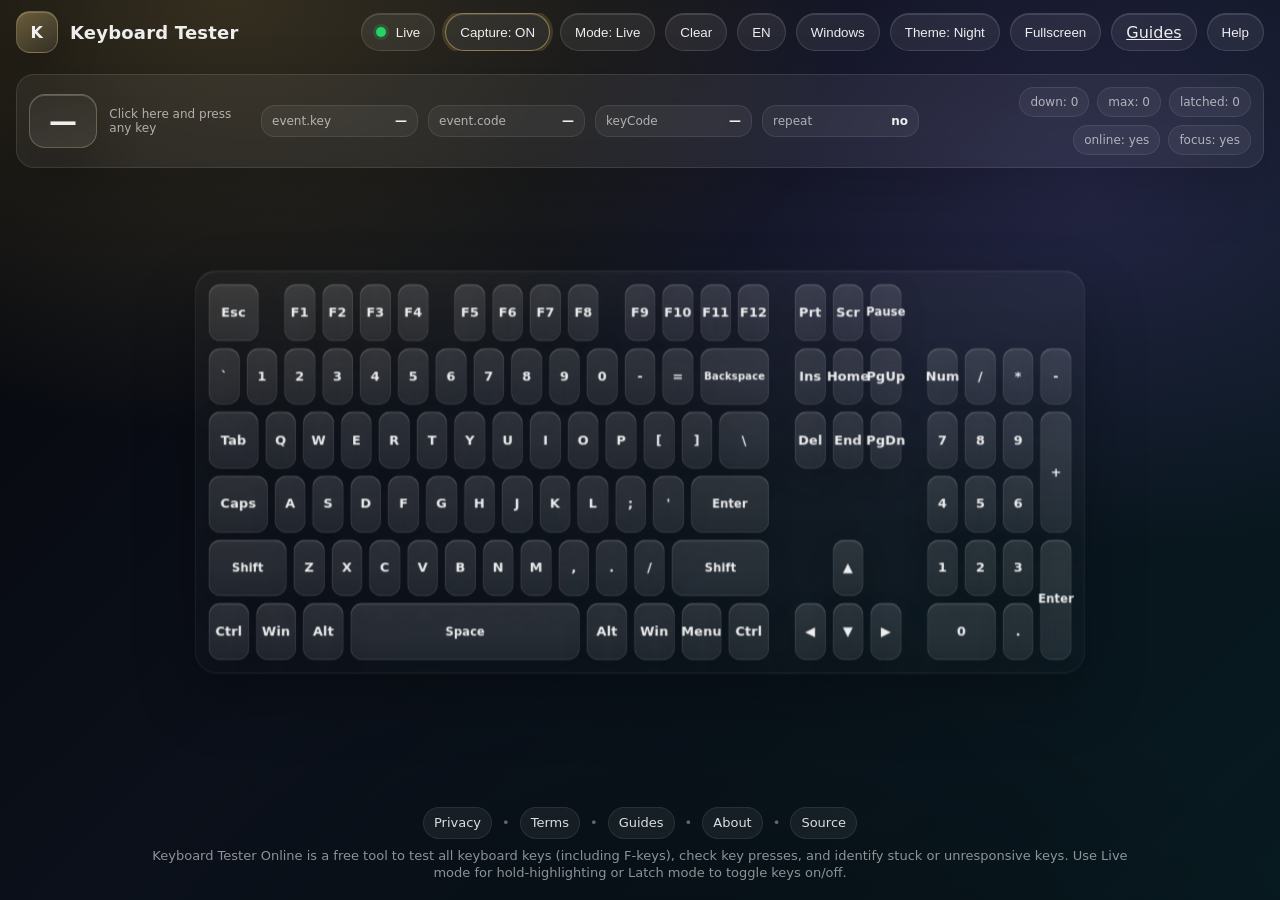
<file: index.html>
<!doctype html>
<html lang="en">
<head>
  <meta charset="utf-8" />
  <!-- Favicons -->
  <link rel="icon" href="/keyboard-tester-online/favicon.ico" sizes="any">
  <link rel="icon" type="image/png" sizes="32x32" href="/keyboard-tester-online/favicon-32.png">
  <link rel="icon" type="image/png" sizes="48x48" href="/keyboard-tester-online/favicon-48.png">
  <link rel="apple-touch-icon" sizes="180x180" href="/keyboard-tester-online/apple-touch-icon.png">

  <meta name="viewport" content="width=device-width,initial-scale=1" />
  <meta name="theme-color" content="#0b0f16" />
  <meta name="description" content="Free online keyboard tester. Test every key, see event.code and keyCode, detect stuck keys. Works on Windows and Mac." />
  <link rel="canonical" href="https://desofuse.github.io/keyboard-tester-online/" />
  <meta property="og:title" content="Keyboard Tester Online" />
  <meta property="og:description" content="Free online keyboard tester. Test every key, see event.code and keyCode, detect stuck keys." />
  <meta property="og:type" content="website" />
  <meta property="og:url" content="https://desofuse.github.io/keyboard-tester-online/" />
  <meta property="og:image" content="https://desofuse.github.io/keyboard-tester-online/preview.png" />
  <meta name="twitter:card" content="summary_large_image" />
  <meta name="twitter:title" content="Keyboard Tester Online" />
  <meta name="twitter:description" content="Free online keyboard tester. Test every key, see event.code and keyCode, detect stuck keys." />
  <meta name="twitter:image" content="https://desofuse.github.io/keyboard-tester-online/preview.png" />

  <!-- Structured data (helps search engines understand the tool) -->
  <script type="application/ld+json">
  {
    "@context": "https://schema.org",
    "@type": "WebApplication",
    "name": "Keyboard Tester Online",
    "url": "https://desofuse.github.io/keyboard-tester-online/",
    "applicationCategory": "UtilitiesApplication",
    "operatingSystem": "All",
    "description": "Free online keyboard tester to check every key instantly. Shows event.code, keyCode, supports Mac/Windows layouts.",
    "offers": { "@type": "Offer", "price": "0", "priceCurrency": "USD" }
  }
  </script>

  <script type="application/ld+json">
  {
    "@context": "https://schema.org",
    "@type": "FAQPage",
    "mainEntity": [
      {
        "@type": "Question",
        "name": "Does this keyboard tester record my typing?",
        "acceptedAnswer": {
          "@type": "Answer",
          "text": "No. The tool processes key presses in your browser only to highlight keys on the on-screen keyboard. It does not send key logs."
        }
      },
      {
        "@type": "Question",
        "name": "How do I test all keys?",
        "acceptedAnswer": {
          "@type": "Answer",
          "text": "Open the tester, press each key once, and watch the key highlight and the event log update. Use Clear to reset and Capture to freeze the state."
        }
      },
      {
        "@type": "Question",
        "name": "What is ghosting and NKRO?",
        "acceptedAnswer": {
          "@type": "Answer",
          "text": "Ghosting is when some key combinations fail to register. NKRO (n-key rollover) means multiple simultaneous key presses can be detected reliably."
        }
      }
    ]
  }
  </script>

  <link rel="manifest" href="./manifest.webmanifest" />
<link rel="stylesheet" href="./styles.css" />
  <title>Keyboard Tester Online — Test Keys Instantly</title>

  <!-- Social / site name -->
  <meta property="og:site_name" content="Keyboard Tester Online">
  <meta property="og:type" content="website">

</head>

<body>
  <div id="app" class="theme-night">
    <header class="topbar">
      <div class="brand">
        <div class="logo" aria-hidden="true">K</div>
        <div class="brandText">
          <div class="title">Keyboard Tester</div>
        </div>
      </div>

      <div class="controls">
        <button id="btnLive" class="pill status" type="button" title="Status">
          <span class="dot" aria-hidden="true"></span>
          <span id="liveLabel">Live</span>
        </button>

        <button id="btnCapture" class="pill" type="button">Capture: OFF</button>
        <button id="btnMode" class="pill" type="button">Mode: Live</button>
        <button id="btnClear" class="pill" type="button">Clear</button>

        <button id="btnLang" class="pill" type="button">EN</button>
        <button id="btnPlatform" class="pill" type="button">Windows</button>

        <button id="btnTheme" class="pill" type="button">Theme: Night</button>
        <button id="btnFullscreen" class="pill" type="button">Fullscreen</button>
        <a class="pill" href="./guides/" aria-label="Open keyboard testing guides">Guides</a>
        <button id="btnHelp" class="pill" type="button">Help</button>
      </div>
    </header>

    <main class="stage" id="stage" tabindex="0">
      <!-- HUD is a bar (doesn't cover the keyboard) -->
      <section class="hudBar" id="hud" aria-label="HUD">
        <div class="hudLeft">
          <div class="hudKey" id="hudKey">—</div>
          <div class="hudHint" id="hudHint">Click here and press any key</div>
        </div>

        <div class="hudMid">
          <div class="hudRow"><span>event.key</span><span id="hudEventKey">—</span></div>
          <div class="hudRow"><span>event.code</span><span id="hudEventCode">—</span></div>
          <div class="hudRow"><span>keyCode</span><span id="hudKeyCode">—</span></div>
          <div class="hudRow"><span>repeat</span><span id="hudRepeat">—</span></div>
        </div>

        <div class="hudRight">
          <span class="hudChip" id="hudDown">down: 0</span>
          <span class="hudChip" id="hudMax">max: 0</span>
          <span class="hudChip" id="hudLatched">latched: 0</span>
          <span class="hudChip" id="hudNet">online: yes</span>
          <span class="hudChip" id="hudFocus">focus: yes</span>
        </div>
      </section>

      <section class="keyboardWrap" aria-label="Keyboard stage">
        <div class="keyboard" id="keyboard" aria-label="Keyboard"></div>
      </section>
    </main>

    <footer class="footer" aria-label="Site footer">
      <div class="footerLinks">
        <a href="./privacy.html">Privacy</a>
        <span class="sep">•</span>
        <a href="./terms.html">Terms</a>
        <span class="sep">•</span>
        <a href="./guides/">Guides</a>
        <span class="sep">•</span>
        <a href="./about.html">About</a>
        <span class="sep">•</span>
        <a href="https://github.com/desofuse/keyboard-tester-online" target="_blank" rel="noopener">Source</a>
      </div>
      <p class="footerText">
        Keyboard Tester Online is a free tool to test all keyboard keys (including F-keys), check key presses,
        and identify stuck or unresponsive keys. Use Live mode for hold-highlighting or Latch mode to toggle keys on/off.
      </p>
    </footer>

    <!-- Single modal -->
    <div id="modalRoot" class="modalRoot" hidden>
      <div class="modalOverlay" id="modalOverlay" aria-hidden="true"></div>

      <div class="modalPanel" role="dialog" aria-modal="true" aria-labelledby="modalTitle">
        <button class="modalX" id="modalX" type="button" aria-label="Close">×</button>
        <div class="modalTitle" id="modalTitle"></div>
        <div class="modalBody" id="modalBody"></div>

        <div class="modalActions">
          <button class="pill primary" id="modalOk" type="button">OK</button>
        </div>
      </div>
    </div>

  <script src="./lang.js" defer></script>
  <script src="./app.js" defer></script>
  </div>
</body>
</html>
</file>
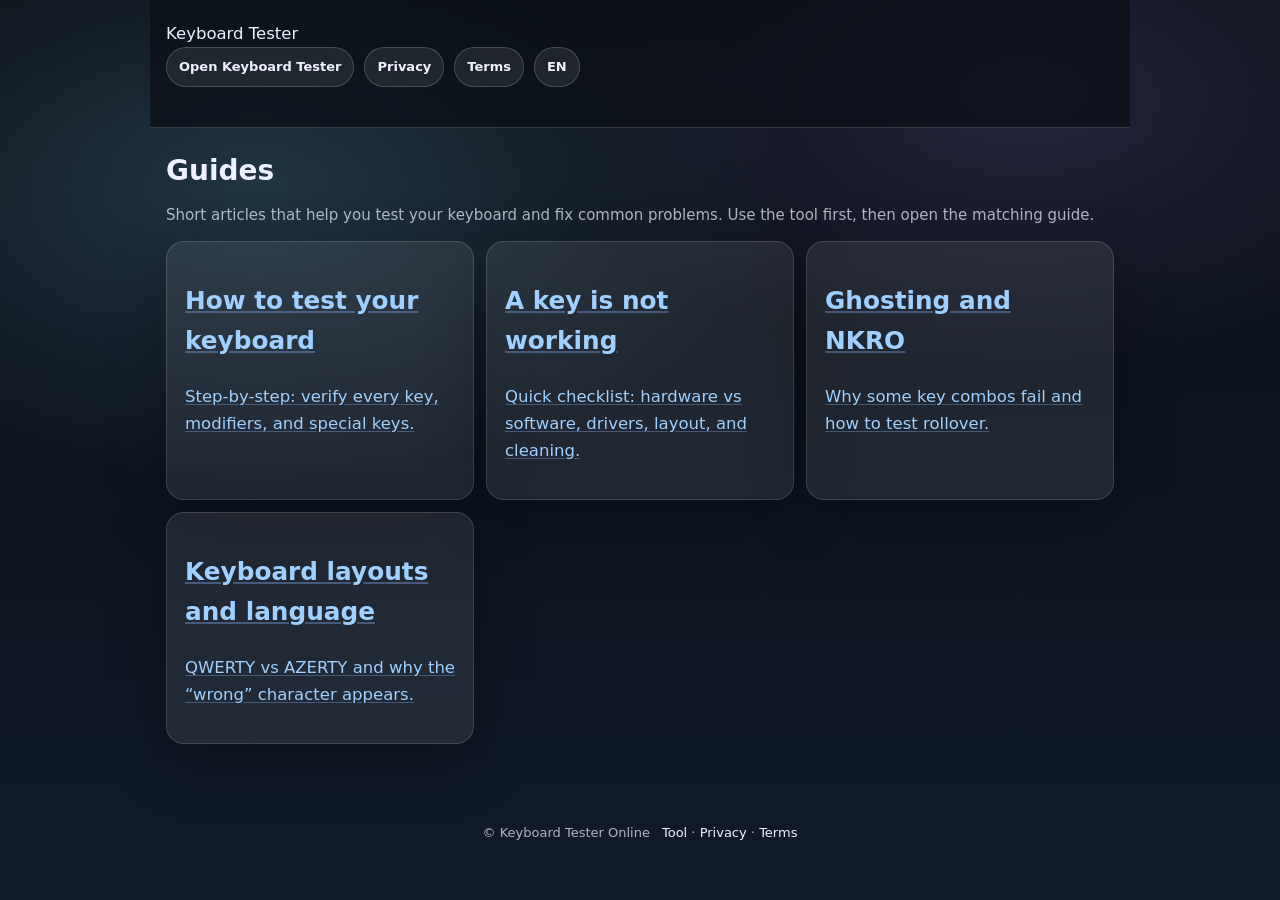
<file: guides/index.html>
<!doctype html>
<html lang="en">
<head>
  <meta charset="utf-8" />
  <!-- Favicons -->
  <link rel="icon" href="/keyboard-tester-online/favicon.ico" sizes="any">
  <link rel="icon" type="image/png" sizes="32x32" href="/keyboard-tester-online/favicon-32.png">
  <link rel="icon" type="image/png" sizes="48x48" href="/keyboard-tester-online/favicon-48.png">
  <link rel="apple-touch-icon" sizes="180x180" href="/keyboard-tester-online/apple-touch-icon.png">

  <meta name="viewport" content="width=device-width, initial-scale=1" />
  <title>Keyboard Tester Guides</title>
  <meta name="description" content="Guides to test your keyboard, fix keys not working, understand ghosting/NKRO, and keyboard layouts." />
  <link rel="stylesheet" href="./docs.css" />
  <script src="../lang.js" defer></script>

  <!-- Social / site name -->
  <meta property="og:site_name" content="Keyboard Tester Online">
  <meta property="og:type" content="website">


  <script type="application/ld+json">
{
  "@context": "https://schema.org",
  "@type": "WebSite",
  "name": "Keyboard Tester Online",
  "url": "https://desofuse.github.io/keyboard-tester-online/"
}
  </script>
  <script type="application/ld+json">
{
  "@context": "https://schema.org",
  "@type": "Organization",
  "name": "Keyboard Tester Online",
  "url": "https://desofuse.github.io/keyboard-tester-online/",
  "logo": "https://desofuse.github.io/keyboard-tester-online/favicon-512.png"
}
  </script>

</head>
<body>
  <header class="header container">
    <div class="logo">Keyboard Tester</div>
    <nav class="nav" aria-label="Primary">
      <a class="pill" href="../" data-lang="en">Open Keyboard Tester</a>
      <a class="pill" href="../" data-lang="ru">Открыть тестер</a>

      <a class="pill" href="../privacy.html" data-lang="en">Privacy</a>
      <a class="pill" href="../privacy.html" data-lang="ru">Конфиденциальность</a>

      <a class="pill" href="../terms.html" data-lang="en">Terms</a>
      <a class="pill" href="../terms.html" data-lang="ru">Условия</a>

      <button class="pill" id="langToggle" type="button" aria-label="Switch language">EN</button>
    </nav>
  </header>

  <main class="container">
    <div class="hero">
      <h1>
        <span data-lang="en">Guides</span>
        <span data-lang="ru">Гайды</span>
      </h1>
      <p class="lead">
        <span data-lang="en">Short articles that help you test your keyboard and fix common problems. Use the tool first, then open the matching guide.</span>
        <span data-lang="ru">Короткие статьи, которые помогают проверить клавиатуру и решить частые проблемы. Сначала откройте тестер, затем — подходящий гайд.</span>
      </p>
    </div>

    <section class="grid" aria-label="Guides">
      <a class="card" href="./how-to-test-keyboard.html">
        <h2>
          <span data-lang="en">How to test your keyboard</span>
          <span data-lang="ru">Как проверить клавиатуру</span>
        </h2>
        <p>
          <span data-lang="en">Step-by-step: verify every key, modifiers, and special keys.</span>
          <span data-lang="ru">Пошагово: проверка букв, цифр, модификаторов и спецклавиш.</span>
        </p>
      </a>

      <a class="card" href="./keyboard-key-not-working.html">
        <h2>
          <span data-lang="en">A key is not working</span>
          <span data-lang="ru">Клавиша не работает</span>
        </h2>
        <p>
          <span data-lang="en">Quick checklist: hardware vs software, drivers, layout, and cleaning.</span>
          <span data-lang="ru">Быстрый чек‑лист: железо/софт, драйверы, раскладка, чистка.</span>
        </p>
      </a>

      <a class="card" href="./ghosting-nkro.html">
        <h2>
          <span data-lang="en">Ghosting and NKRO</span>
          <span data-lang="ru">Гостинг и NKRO</span>
        </h2>
        <p>
          <span data-lang="en">Why some key combos fail and how to test rollover.</span>
          <span data-lang="ru">Почему комбинации не срабатывают и как проверить rollover.</span>
        </p>
      </a>

      <a class="card" href="./keyboard-layouts-language.html">
        <h2>
          <span data-lang="en">Keyboard layouts and language</span>
          <span data-lang="ru">Раскладки и язык</span>
        </h2>
        <p>
          <span data-lang="en">QWERTY vs AZERTY and why the “wrong” character appears.</span>
          <span data-lang="ru">QWERTY vs AZERTY и почему печатается “не та” буква.</span>
        </p>
      </a>
    </section>
  </main>

  <footer class="footer">
    <div class="container" style="display:flex;justify-content:space-between;gap:12px;flex-wrap:wrap">
      <span>
        <span data-lang="en">© Keyboard Tester Online</span>
        <span data-lang="ru">© Keyboard Tester Online</span>
      </span>
      <span>
        <a href="../">Tool</a> · <a href="../privacy.html">Privacy</a> · <a href="../terms.html">Terms</a>
      </span>
    </div>
  </footer>
</body>
</html>
</file>
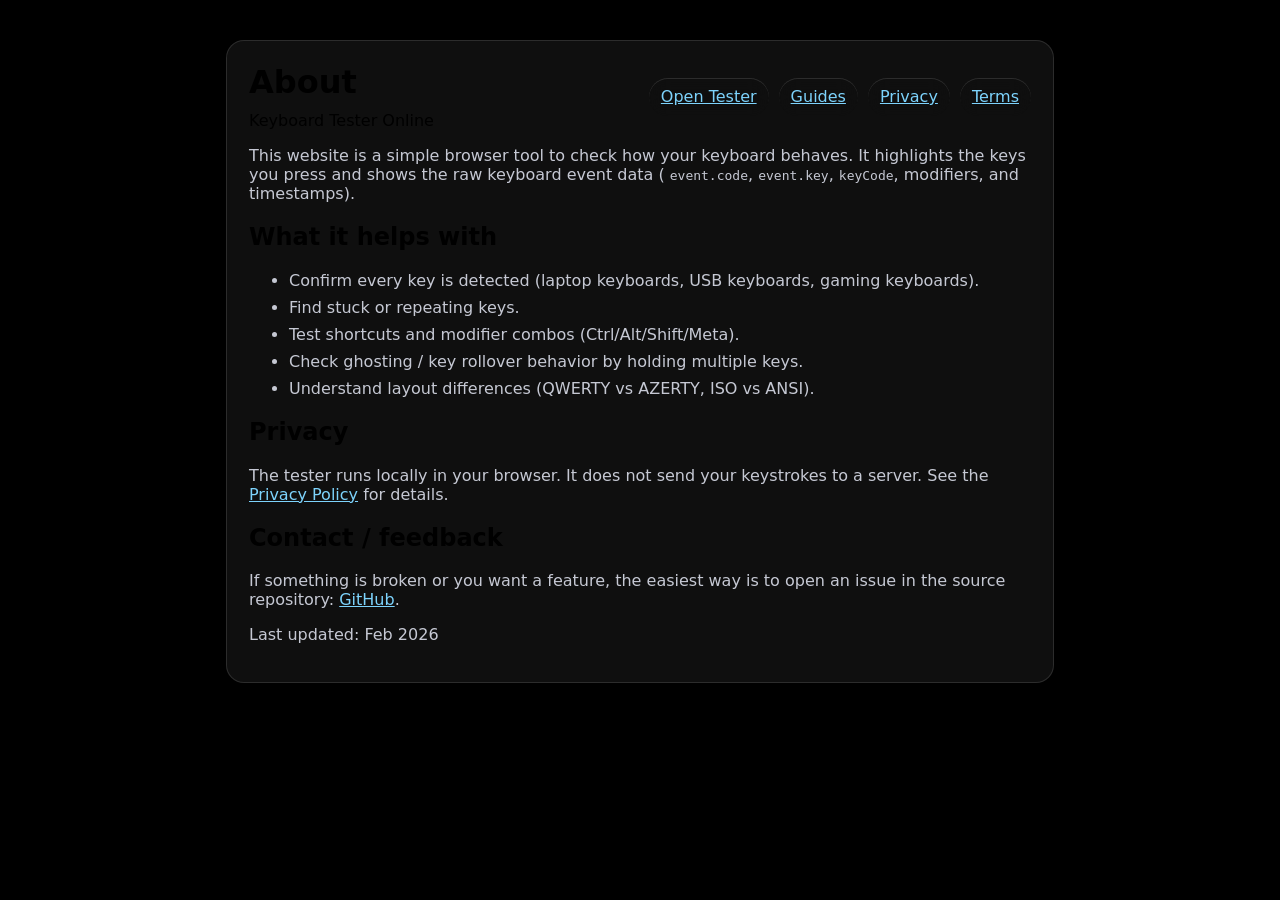
<file: about.html>
<!doctype html>
<html lang="en">
<head>
  <meta charset="utf-8" />
  <!-- Favicons -->
  <link rel="icon" href="/keyboard-tester-online/favicon.ico" sizes="any">
  <link rel="icon" type="image/png" sizes="32x32" href="/keyboard-tester-online/favicon-32.png">
  <link rel="icon" type="image/png" sizes="48x48" href="/keyboard-tester-online/favicon-48.png">
  <link rel="apple-touch-icon" sizes="180x180" href="/keyboard-tester-online/apple-touch-icon.png">

  <meta name="viewport" content="width=device-width,initial-scale=1" />
  <meta name="theme-color" content="#0b0f16" />
  <title>About — Keyboard Tester Online</title>
  <meta name="description" content="Keyboard Tester Online is a free browser tool that highlights pressed keys, shows event.code/keyCode, and helps diagnose stuck keys and ghosting." />
  <link rel="canonical" href="https://desofuse.github.io/keyboard-tester-online/about.html" />
  <link rel="stylesheet" href="styles.css" />

  <meta property="og:type" content="website" />
  <meta property="og:title" content="About — Keyboard Tester Online" />
  <meta property="og:description" content="What this keyboard tester does, what it stores (nothing), and how to contact." />
  <meta property="og:url" content="https://desofuse.github.io/keyboard-tester-online/about.html" />

  <meta name="twitter:card" content="summary" />
  <meta name="twitter:title" content="About — Keyboard Tester Online" />
  <meta name="twitter:description" content="What this keyboard tester does and how it works." />

  <style>
    body{overflow:auto}
    .docWrap{max-width:860px;margin:0 auto;padding:40px 16px}
    .docCard{background:var(--panel, rgba(255,255,255,0.06));border:1px solid rgba(255,255,255,0.12);border-radius:18px;padding:22px;box-shadow:0 20px 70px rgba(0,0,0,.35)}
    .docCard h1{margin:0 0 10px}
    .docCard p{color:rgba(238,242,255,.82)}
    .docCard a{color:#7dd3fc}
    .docTop{display:flex;gap:10px;align-items:center;justify-content:space-between;margin-bottom:14px}
    .docBtns{display:flex;gap:10px;flex-wrap:wrap}
    .docBtns .pill{padding:10px 12px}
    .docUl li{margin:8px 0;color:rgba(238,242,255,.82)}
  </style>

  <!-- Social / site name -->
  <meta property="og:site_name" content="Keyboard Tester Online">
  <meta property="og:type" content="website">


  <script type="application/ld+json">
{
  "@context": "https://schema.org",
  "@type": "WebSite",
  "name": "Keyboard Tester Online",
  "url": "https://desofuse.github.io/keyboard-tester-online/"
}
  </script>
  <script type="application/ld+json">
{
  "@context": "https://schema.org",
  "@type": "Organization",
  "name": "Keyboard Tester Online",
  "url": "https://desofuse.github.io/keyboard-tester-online/",
  "logo": "https://desofuse.github.io/keyboard-tester-online/favicon-512.png"
}
  </script>

</head>
<body>
  <div class="docWrap">
    <div class="docCard">
      <div class="docTop">
        <div>
          <h1>About</h1>
          <div class="smallMuted">Keyboard Tester Online</div>
        </div>
        <div class="docBtns">
          <a class="pill" href="./">Open Tester</a>
          <a class="pill" href="./guides/">Guides</a>
          <a class="pill" href="./privacy.html">Privacy</a>
          <a class="pill" href="./terms.html">Terms</a>
        </div>
      </div>

      <p>
        This website is a simple browser tool to check how your keyboard behaves. It highlights the keys you press and
        shows the raw keyboard event data (
        <code>event.code</code>, <code>event.key</code>, <code>keyCode</code>, modifiers, and timestamps).
      </p>

      <h2>What it helps with</h2>
      <ul class="docUl">
        <li>Confirm every key is detected (laptop keyboards, USB keyboards, gaming keyboards).</li>
        <li>Find stuck or repeating keys.</li>
        <li>Test shortcuts and modifier combos (Ctrl/Alt/Shift/Meta).</li>
        <li>Check ghosting / key rollover behavior by holding multiple keys.</li>
        <li>Understand layout differences (QWERTY vs AZERTY, ISO vs ANSI).</li>
      </ul>

      <h2>Privacy</h2>
      <p>
        The tester runs locally in your browser. It does not send your keystrokes to a server. See the
        <a href="./privacy.html">Privacy Policy</a> for details.
      </p>

      <h2>Contact / feedback</h2>
      <p>
        If something is broken or you want a feature, the easiest way is to open an issue in the source repository:
        <a href="https://github.com/desofuse/keyboard-tester-online" target="_blank" rel="noopener">GitHub</a>.
      </p>

      <p class="smallMuted">Last updated: Feb 2026</p>
    </div>
  </div>
</body>
</html>
</file>
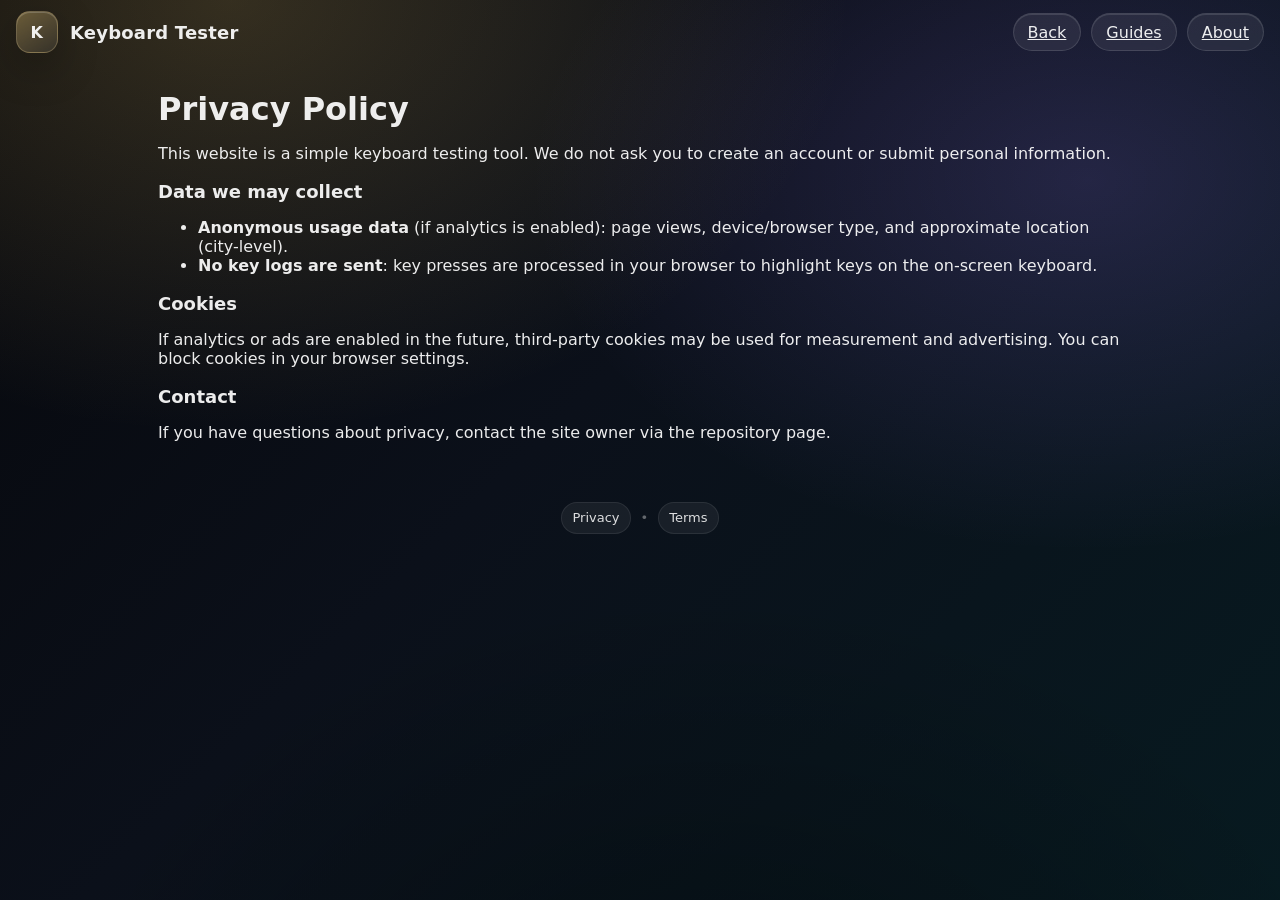
<file: privacy.html>
<!doctype html>
<html lang="en">
<head>
  <meta charset="utf-8" />
  <!-- Favicons -->
  <link rel="icon" href="/keyboard-tester-online/favicon.ico" sizes="any">
  <link rel="icon" type="image/png" sizes="32x32" href="/keyboard-tester-online/favicon-32.png">
  <link rel="icon" type="image/png" sizes="48x48" href="/keyboard-tester-online/favicon-48.png">
  <link rel="apple-touch-icon" sizes="180x180" href="/keyboard-tester-online/apple-touch-icon.png">

  <meta name="viewport" content="width=device-width,initial-scale=1" />
  <meta name="theme-color" content="#0b0f16" />
<link rel="stylesheet" href="./styles.css" />
  <link rel="canonical" href="https://desofuse.github.io/keyboard-tester-online/privacy.html" />
  <title>Privacy Policy — Keyboard Tester Online</title>
  <meta name="robots" content="index,follow" />
  <meta property="og:type" content="website" />
  <meta property="og:url" content="https://desofuse.github.io/keyboard-tester-online/privacy.html" />
  <meta property="og:title" content="Privacy Policy — Keyboard Tester Online" />

  <!-- Social / site name -->
  <meta property="og:site_name" content="Keyboard Tester Online">
  <meta property="og:type" content="website">


  <script type="application/ld+json">
{
  "@context": "https://schema.org",
  "@type": "WebSite",
  "name": "Keyboard Tester Online",
  "url": "https://desofuse.github.io/keyboard-tester-online/"
}
  </script>
  <script type="application/ld+json">
{
  "@context": "https://schema.org",
  "@type": "Organization",
  "name": "Keyboard Tester Online",
  "url": "https://desofuse.github.io/keyboard-tester-online/",
  "logo": "https://desofuse.github.io/keyboard-tester-online/favicon-512.png"
}
  </script>

</head>
<body>
  <div id="app" class="theme-night">
    <header class="topbar">
      <div class="brand">
        <div class="logo" aria-hidden="true">K</div>
        <div class="brandText"><div class="title">Keyboard Tester</div></div>
      </div>
      <div class="controls">
        <a class="pill" href="./">Back</a>
        <a class="pill" href="./guides/">Guides</a>
        <a class="pill" href="./about.html">About</a>
      </div>
    </header>

    <main class="main" style="padding:18px; max-width:1000px; width:100%; margin:0 auto;">
      <h1 style="margin:8px 0 10px;">Privacy Policy</h1>
      <p>This website is a simple keyboard testing tool. We do not ask you to create an account or submit personal information.</p>

      <h2 style="margin:18px 0 10px; font-size:18px;">Data we may collect</h2>
      <ul>
        <li><b>Anonymous usage data</b> (if analytics is enabled): page views, device/browser type, and approximate location (city-level).</li>
        <li><b>No key logs are sent</b>: key presses are processed in your browser to highlight keys on the on-screen keyboard.</li>
      </ul>

      <h2 style="margin:18px 0 10px; font-size:18px;">Cookies</h2>
      <p>If analytics or ads are enabled in the future, third-party cookies may be used for measurement and advertising. You can block cookies in your browser settings.</p>

      <h2 style="margin:18px 0 10px; font-size:18px;">Contact</h2>
      <p>If you have questions about privacy, contact the site owner via the repository page.</p>
    </main>

    <footer class="footer" aria-label="Site footer">
      <div class="footerLinks">
        <a href="./privacy.html">Privacy</a>
        <span class="sep">•</span>
        <a href="./terms.html">Terms</a>
      </div>
    </footer>
  </div>
</body>
</html>
</file>
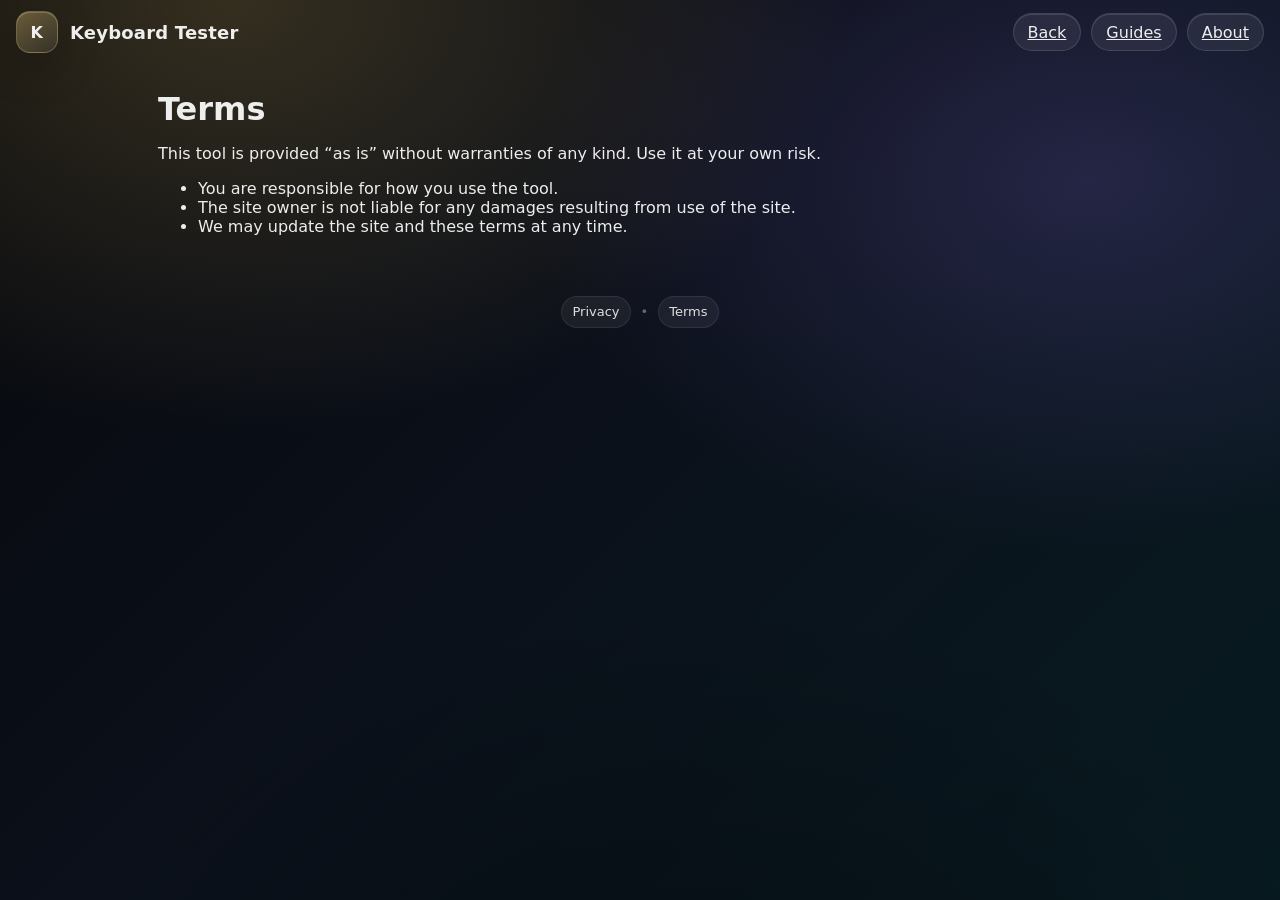
<file: terms.html>
<!doctype html>
<html lang="en">
<head>
  <meta charset="utf-8" />
  <!-- Favicons -->
  <link rel="icon" href="/keyboard-tester-online/favicon.ico" sizes="any">
  <link rel="icon" type="image/png" sizes="32x32" href="/keyboard-tester-online/favicon-32.png">
  <link rel="icon" type="image/png" sizes="48x48" href="/keyboard-tester-online/favicon-48.png">
  <link rel="apple-touch-icon" sizes="180x180" href="/keyboard-tester-online/apple-touch-icon.png">

  <meta name="viewport" content="width=device-width,initial-scale=1" />
  <meta name="theme-color" content="#0b0f16" />
<link rel="stylesheet" href="./styles.css" />
  <link rel="canonical" href="https://desofuse.github.io/keyboard-tester-online/terms.html" />
  <title>Terms — Keyboard Tester Online</title>
  <meta name="robots" content="index,follow" />

  <!-- Social / site name -->
  <meta property="og:site_name" content="Keyboard Tester Online">
  <meta property="og:type" content="website">


  <script type="application/ld+json">
{
  "@context": "https://schema.org",
  "@type": "WebSite",
  "name": "Keyboard Tester Online",
  "url": "https://desofuse.github.io/keyboard-tester-online/"
}
  </script>
  <script type="application/ld+json">
{
  "@context": "https://schema.org",
  "@type": "Organization",
  "name": "Keyboard Tester Online",
  "url": "https://desofuse.github.io/keyboard-tester-online/",
  "logo": "https://desofuse.github.io/keyboard-tester-online/favicon-512.png"
}
  </script>

</head>
<body>
  <div id="app" class="theme-night">
    <header class="topbar">
      <div class="brand">
        <div class="logo" aria-hidden="true">K</div>
        <div class="brandText"><div class="title">Keyboard Tester</div></div>
      </div>
      <div class="controls">
        <a class="pill" href="./">Back</a>
        <a class="pill" href="./guides/">Guides</a>
        <a class="pill" href="./about.html">About</a>
      </div>
    </header>

    <main class="main" style="padding:18px; max-width:1000px; width:100%; margin:0 auto;">
      <h1 style="margin:8px 0 10px;">Terms</h1>
      <p>This tool is provided “as is” without warranties of any kind. Use it at your own risk.</p>
      <ul>
        <li>You are responsible for how you use the tool.</li>
        <li>The site owner is not liable for any damages resulting from use of the site.</li>
        <li>We may update the site and these terms at any time.</li>
      </ul>
    </main>

    <footer class="footer" aria-label="Site footer">
      <div class="footerLinks">
        <a href="./privacy.html">Privacy</a>
        <span class="sep">•</span>
        <a href="./terms.html">Terms</a>
      </div>
    </footer>
  </div>
</body>
</html>
</file>
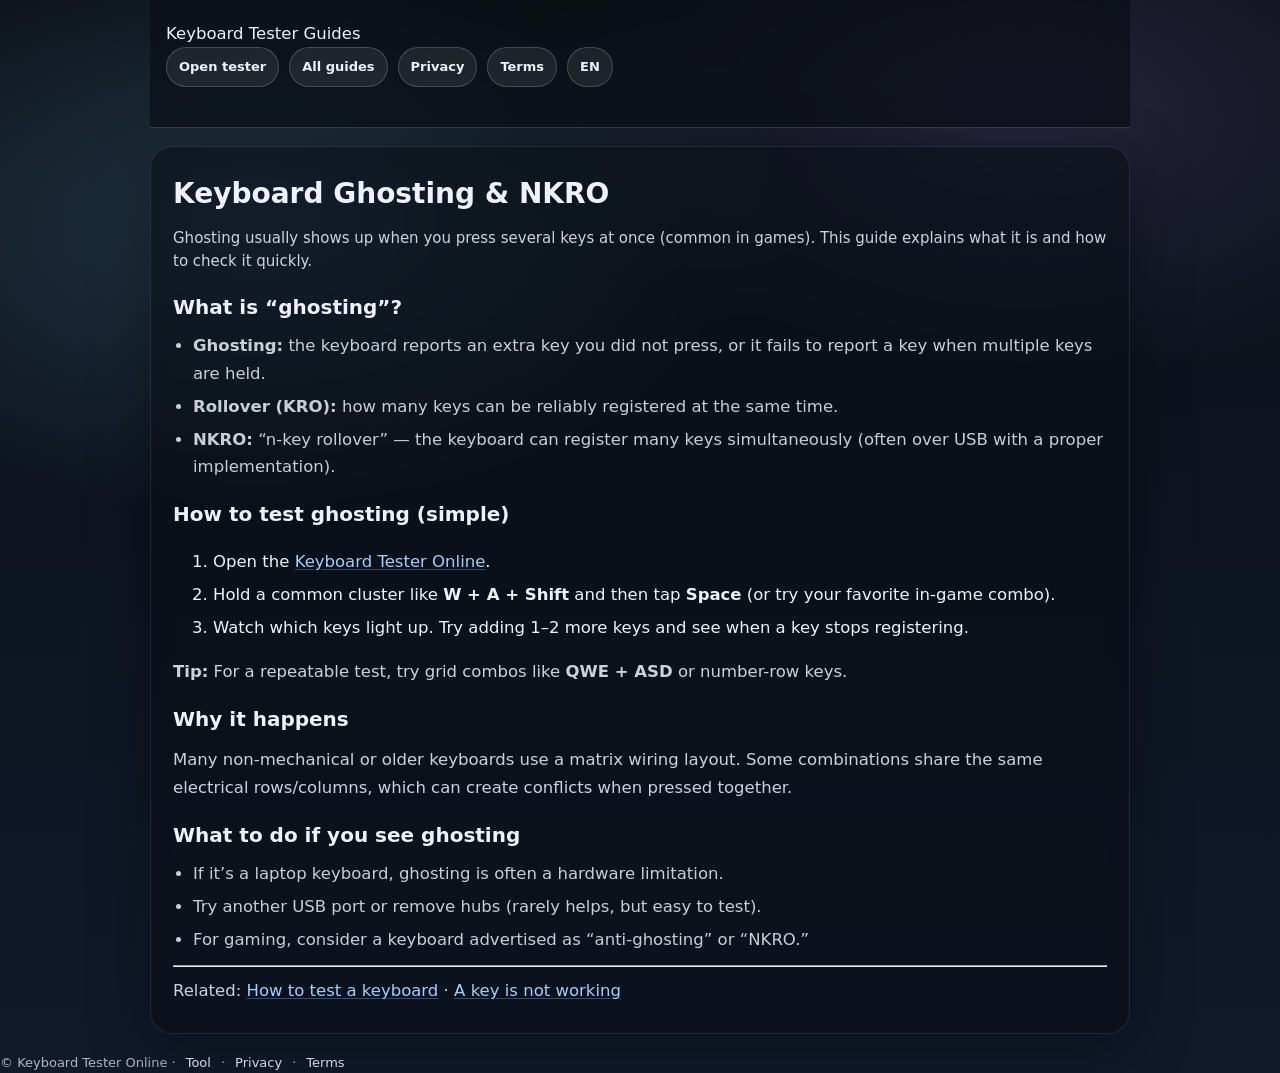
<file: guides/ghosting-nkro.html>
<!doctype html>
<html lang="en">
<head>
  <meta charset="utf-8" />
  <!-- Favicons -->
  <link rel="icon" href="/keyboard-tester-online/favicon.ico" sizes="any">
  <link rel="icon" type="image/png" sizes="32x32" href="/keyboard-tester-online/favicon-32.png">
  <link rel="icon" type="image/png" sizes="48x48" href="/keyboard-tester-online/favicon-48.png">
  <link rel="apple-touch-icon" sizes="180x180" href="/keyboard-tester-online/apple-touch-icon.png">

  <meta name="viewport" content="width=device-width, initial-scale=1" />
  <title>Keyboard Ghosting & NKRO</title>
  <meta name="description" content="What keyboard ghosting is, what KRO/NKRO means, and how to test it." />
  <link rel="stylesheet" href="./docs.css" />
  <script src="../lang.js" defer></script>

  <!-- Social / site name -->
  <meta property="og:site_name" content="Keyboard Tester Online">
  <meta property="og:type" content="website">


  <script type="application/ld+json">
{
  "@context": "https://schema.org",
  "@type": "WebSite",
  "name": "Keyboard Tester Online",
  "url": "https://desofuse.github.io/keyboard-tester-online/"
}
  </script>
  <script type="application/ld+json">
{
  "@context": "https://schema.org",
  "@type": "Organization",
  "name": "Keyboard Tester Online",
  "url": "https://desofuse.github.io/keyboard-tester-online/",
  "logo": "https://desofuse.github.io/keyboard-tester-online/favicon-512.png"
}
  </script>

</head>
<body>
  <header class="header container">
    <div class="logo">
      <span data-lang="en">Keyboard Tester Guides</span>
      <span data-lang="ru">Гайды Keyboard Tester</span>
    </div>
    <nav class="nav">
      <a class="pill" href="../">
        <span data-lang="en">Open tester</span>
        <span data-lang="ru">Открыть тестер</span>
      </a>
      <a class="pill" href="./">
        <span data-lang="en">All guides</span>
        <span data-lang="ru">Все гайды</span>
      </a>
      <a class="pill" href="../privacy.html">
        <span data-lang="en">Privacy</span>
        <span data-lang="ru">Конфиденциальность</span>
      </a>
      <a class="pill" href="../terms.html">
        <span data-lang="en">Terms</span>
        <span data-lang="ru">Условия</span>
      </a>
      <button class="pill" id="langToggle" type="button">EN</button>
    </nav>
  </header>

  <main class="container article">
    <h1>
      <span data-lang="en">Keyboard Ghosting & NKRO</span>
      <span data-lang="ru">Гостинг клавиатуры и NKRO</span>
    </h1>

    <p class="lead">
      <span data-lang="en">Ghosting usually shows up when you press several keys at once (common in games). This guide explains what it is and how to check it quickly.</span>
      <span data-lang="ru">Гостинг чаще всего заметен, когда вы нажимаете несколько клавиш одновременно (часто в играх). Здесь — что это такое и как быстро проверить.</span>
    </p>

    <h2>
      <span data-lang="en">What is “ghosting”?</span>
      <span data-lang="ru">Что такое «гостинг»?</span>
    </h2>
    <ul>
      <li>
        <span data-lang="en"><b>Ghosting:</b> the keyboard reports an extra key you did not press, or it fails to report a key when multiple keys are held.</span>
        <span data-lang="ru"><b>Гостинг:</b> клавиатура «видит» лишнюю клавишу, которую вы не нажимали, или наоборот — не регистрирует одну из клавиш при одновременном нажатии.</span>
      </li>
      <li>
        <span data-lang="en"><b>Rollover (KRO):</b> how many keys can be reliably registered at the same time.</span>
        <span data-lang="ru"><b>Rollover (KRO):</b> сколько клавиш клавиатура может стабильно регистрировать одновременно.</span>
      </li>
      <li>
        <span data-lang="en"><b>NKRO:</b> “n-key rollover” — the keyboard can register many keys simultaneously (often over USB with a proper implementation).</span>
        <span data-lang="ru"><b>NKRO:</b> “n-key rollover” — клавиатура может регистрировать много клавиш одновременно (обычно по USB, если реализовано корректно).</span>
      </li>
    </ul>

    <h2>
      <span data-lang="en">How to test ghosting (simple)</span>
      <span data-lang="ru">Как проверить гостинг (простой тест)</span>
    </h2>
    <ol>
      <li>
        <span data-lang="en">Open the <a href="../">Keyboard Tester Online</a>.</span>
        <span data-lang="ru">Откройтете <a href="../">Keyboard Tester Online</a>.</span>
      </li>
      <li>
        <span data-lang="en">Hold a common cluster like <b>W + A + Shift</b> and then tap <b>Space</b> (or try your favorite in-game combo).</span>
        <span data-lang="ru">Зажмитете типичную связку, например <b>W + A + Shift</b>, и нажмите <b>Space</b> (или вашу игровую комбинацию).</span>
      </li>
      <li>
        <span data-lang="en">Watch which keys light up. Try adding 1–2 more keys and see when a key stops registering.</span>
        <span data-lang="ru">Посмотрите, какие клавиши загораются. Добавьте ещё 1–2 клавиши и проверьте, когда одна из них перестанет регистрироваться.</span>
      </li>
    </ol>

    <p>
      <b>Tip:</b>
      <span data-lang="en">For a repeatable test, try grid combos like <b>QWE + ASD</b> or number-row keys.</span>
      <span data-lang="ru">Для повторяемого теста удобно проверять «сетку», например <b>QWE + ASD</b>, или ряд цифр.</span>
    </p>

    <h2>
      <span data-lang="en">Why it happens</span>
      <span data-lang="ru">Почему это происходит</span>
    </h2>
    <p>
      <span data-lang="en">Many non-mechanical or older keyboards use a matrix wiring layout. Some combinations share the same electrical rows/columns, which can create conflicts when pressed together.</span>
      <span data-lang="ru">Многие мембранные или старые клавиатуры используют матричную схему. Некоторые сочетания делят общие «строки/столбцы», из-за чего при одновременном нажатии возникают конфликты.</span>
    </p>

    <h2>
      <span data-lang="en">What to do if you see ghosting</span>
      <span data-lang="ru">Что делать, если вы заметили гостинг</span>
    </h2>
    <ul>
      <li>
        <span data-lang="en">If it’s a laptop keyboard, ghosting is often a hardware limitation.</span>
        <span data-lang="ru">Если это клавиатура ноутбука, гостинг часто является ограничением «железа».</span>
      </li>
      <li>
        <span data-lang="en">Try another USB port or remove hubs (rarely helps, but easy to test).</span>
        <span data-lang="ru">Попробуйтете другой USB-порт или уберите хаб (редко помогает, но проверить легко).</span>
      </li>
      <li>
        <span data-lang="en">For gaming, consider a keyboard advertised as “anti-ghosting” or “NKRO.”</span>
        <span data-lang="ru">Для игр лучше выбирать клавиатуру с пометкой “anti-ghosting” или “NKRO.”</span>
      </li>
    </ul>

    <hr class="hr" />

    <p class="small">
      <span data-lang="en">Related: <a href="./how-to-test-keyboard.html">How to test a keyboard</a> · <a href="./keyboard-key-not-working.html">A key is not working</a></span>
      <span data-lang="ru">Похожие гайды: <a href="./how-to-test-keyboard.html">Как проверить клавиатуру</a> · <a href="./keyboard-key-not-working.html">Клавиша не работает</a></span>
    </p>
  </main>

  <footer class="footer">
    © Keyboard Tester Online · <a href="../">Tool</a> · <a href="../privacy.html">Privacy</a> · <a href="../terms.html">Terms</a>
  </footer>
</body>
</html>
</file>
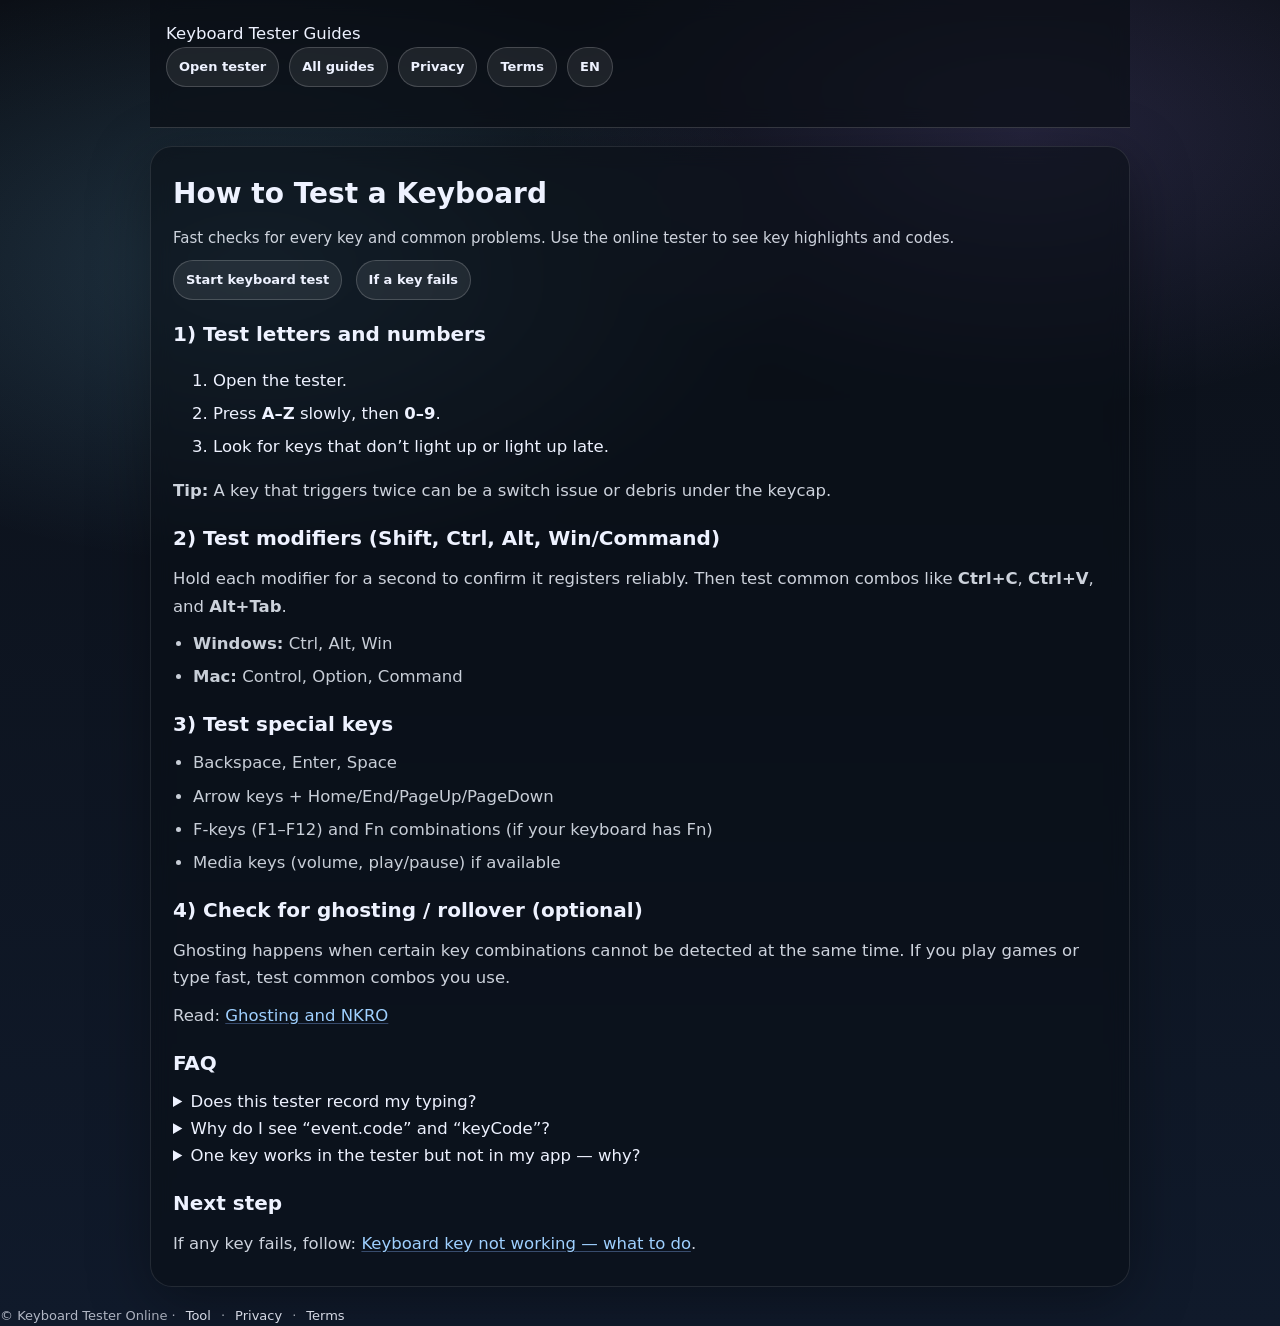
<file: guides/how-to-test-keyboard.html>
<!doctype html>
<html lang="en">
<head>
  <meta charset="utf-8" />
  <!-- Favicons -->
  <link rel="icon" href="/keyboard-tester-online/favicon.ico" sizes="any">
  <link rel="icon" type="image/png" sizes="32x32" href="/keyboard-tester-online/favicon-32.png">
  <link rel="icon" type="image/png" sizes="48x48" href="/keyboard-tester-online/favicon-48.png">
  <link rel="apple-touch-icon" sizes="180x180" href="/keyboard-tester-online/apple-touch-icon.png">

  <meta name="viewport" content="width=device-width, initial-scale=1" />
  <title>How to Test a Keyboard</title>
  <meta name="description" content="Step-by-step keyboard test for letters, numbers, modifiers, special keys, and optional ghosting / rollover check." />
  <link rel="stylesheet" href="./docs.css" />
  <script src="../lang.js" defer></script>

  <!-- Social / site name -->
  <meta property="og:site_name" content="Keyboard Tester Online">
  <meta property="og:type" content="website">


  <script type="application/ld+json">
{
  "@context": "https://schema.org",
  "@type": "WebSite",
  "name": "Keyboard Tester Online",
  "url": "https://desofuse.github.io/keyboard-tester-online/"
}
  </script>
  <script type="application/ld+json">
{
  "@context": "https://schema.org",
  "@type": "Organization",
  "name": "Keyboard Tester Online",
  "url": "https://desofuse.github.io/keyboard-tester-online/",
  "logo": "https://desofuse.github.io/keyboard-tester-online/favicon-512.png"
}
  </script>

</head>
<body>
  <header class="header container">
    <div class="logo">
      <span data-lang="en">Keyboard Tester Guides</span>
      <span data-lang="ru">Гайды Keyboard Tester</span>
    </div>
    <nav class="nav">
      <a class="pill" href="../">
        <span data-lang="en">Open tester</span>
        <span data-lang="ru">Открыть тестер</span>
      </a>
      <a class="pill" href="./">
        <span data-lang="en">All guides</span>
        <span data-lang="ru">Все гайды</span>
      </a>
      <a class="pill" href="../privacy.html">
        <span data-lang="en">Privacy</span>
        <span data-lang="ru">Конфиденциальность</span>
      </a>
      <a class="pill" href="../terms.html">
        <span data-lang="en">Terms</span>
        <span data-lang="ru">Условия</span>
      </a>
      <button class="pill" id="langToggle" type="button">EN</button>
    </nav>
  </header>

  <main class="container article">
    <h1>
      <span data-lang="en">How to Test a Keyboard</span>
      <span data-lang="ru">Как проверить клавиатуру</span>
    </h1>

    <p class="lead">
      <span data-lang="en">Fast checks for every key and common problems. Use the online tester to see key highlights and codes.</span>
      <span data-lang="ru">Быстрая проверка всех клавиш и частых проблем. В онлайн‑тестере вы увидите подсветку нажатых клавиш и коды.</span>
    </p>

    <p>
      <a class="pill" href="../">
        <span data-lang="en">Start keyboard test</span>
        <span data-lang="ru">Начать тест</span>
      </a>
      <a class="pill" href="./keyboard-key-not-working.html" style="margin-left:8px">
        <span data-lang="en">If a key fails</span>
        <span data-lang="ru">Если клавиша не работает</span>
      </a>
    </p>

    <h2>
      <span data-lang="en">1) Test letters and numbers</span>
      <span data-lang="ru">1) Проверьтете буквы и цифры</span>
    </h2>
    <ol>
      <li>
        <span data-lang="en">Open the tester.</span>
        <span data-lang="ru">Откройтете тестер.</span>
      </li>
      <li>
        <span data-lang="en">Press <b>A–Z</b> slowly, then <b>0–9</b>.</span>
        <span data-lang="ru">Нажмитете <b>A–Z</b> по очереди, затем <b>0–9</b>.</span>
      </li>
      <li>
        <span data-lang="en">Look for keys that don’t light up or light up late.</span>
        <span data-lang="ru">Ищите клавиши, которые не загораются или срабатывают с задержкой.</span>
      </li>
    </ol>
    <p>
      <b>Tip:</b>
      <span data-lang="en">A key that triggers twice can be a switch issue or debris under the keycap.</span>
      <span data-lang="ru">Клавиша, которая «двойнит», может быть грязной или с проблемой переключателя.</span>
    </p>

    <h2>
      <span data-lang="en">2) Test modifiers (Shift, Ctrl, Alt, Win/Command)</span>
      <span data-lang="ru">2) Проверьтете модификаторы (Shift, Ctrl, Alt, Win/Command)</span>
    </h2>
    <p>
      <span data-lang="en">Hold each modifier for a second to confirm it registers reliably. Then test common combos like <b>Ctrl+C</b>, <b>Ctrl+V</b>, and <b>Alt+Tab</b>.</span>
      <span data-lang="ru">Зажмитете каждый модификатор на 1 секунду, чтобы убедиться, что он стабильно регистрируется. Затем проверьте комбинации <b>Ctrl+C</b>, <b>Ctrl+V</b>, <b>Alt+Tab</b>.</span>
    </p>
    <ul>
      <li>
        <span data-lang="en"><b>Windows:</b> Ctrl, Alt, Win</span>
        <span data-lang="ru"><b>Windows:</b> Ctrl, Alt, Win</span>
      </li>
      <li>
        <span data-lang="en"><b>Mac:</b> Control, Option, Command</span>
        <span data-lang="ru"><b>Mac:</b> Control, Option, Command</span>
      </li>
    </ul>

    <h2>
      <span data-lang="en">3) Test special keys</span>
      <span data-lang="ru">3) Проверьтете специальные клавиши</span>
    </h2>
    <ul>
      <li><span data-lang="en">Backspace, Enter, Space</span><span data-lang="ru">Backspace, Enter, Space</span></li>
      <li><span data-lang="en">Arrow keys + Home/End/PageUp/PageDown</span><span data-lang="ru">Стрелки + Home/End/PageUp/PageDown</span></li>
      <li><span data-lang="en">F-keys (F1–F12) and Fn combinations (if your keyboard has Fn)</span><span data-lang="ru">F‑клавиши (F1–F12) и сочетания с Fn (если есть Fn)</span></li>
      <li><span data-lang="en">Media keys (volume, play/pause) if available</span><span data-lang="ru">Медиа‑клавиши (громкость, play/pause), если есть</span></li>
    </ul>

    <h2>
      <span data-lang="en">4) Check for ghosting / rollover (optional)</span>
      <span data-lang="ru">4) Проверьтете гостинг / rollover (опционально)</span>
    </h2>
    <p>
      <span data-lang="en">Ghosting happens when certain key combinations cannot be detected at the same time. If you play games or type fast, test common combos you use.</span>
      <span data-lang="ru">Гостинг — когда некоторые сочетания не регистрируются одновременно. Если вы играете или быстро печатаете, проверьте ваши привычные комбинации.</span>
    </p>
    <p>
      <span data-lang="en">Read: <a href="./ghosting-nkro.html">Ghosting and NKRO</a></span>
      <span data-lang="ru">Читайте: <a href="./ghosting-nkro.html">Гостинг и NKRO</a></span>
    </p>

    <h2>FAQ</h2>
    <details>
      <summary>
        <span data-lang="en">Does this tester record my typing?</span>
        <span data-lang="ru">Тестер записывает мои нажатия?</span>
      </summary>
      <p>
        <span data-lang="en">No. The tool reads key events in your browser to show which keys are pressed. See the Privacy page for details.</span>
        <span data-lang="ru">Нет. Инструмент читает события клавиатуры в браузере только чтобы подсветить нажатые клавиши. Подробности — на странице конфиденциальности.</span>
      </p>
    </details>
    <details>
      <summary>
        <span data-lang="en">Why do I see “event.code” and “keyCode”?</span>
        <span data-lang="ru">Почему показываются “event.code” и “keyCode”?</span>
      </summary>
      <p>
        <span data-lang="en">They help diagnose layout issues, remaps, and app-specific shortcuts. “event.code” describes the physical key; “keyCode” is legacy but still used in some apps.</span>
        <span data-lang="ru">Это помогает диагностировать раскладку, переназначения и сочетания. “event.code” — физическая клавиша, “keyCode” — старый формат, но иногда ещё используется.</span>
      </p>
    </details>
    <details>
      <summary>
        <span data-lang="en">One key works in the tester but not in my app — why?</span>
        <span data-lang="ru">Клавиша работает в тестере, но не работает в приложении — почему?</span>
      </summary>
      <p>
        <span data-lang="en">The app might capture the key as a shortcut, or a remapping tool/IME is changing input. Try another app and check keyboard settings.</span>
        <span data-lang="ru">Приложение может перехватывать клавишу как хоткей, или ввод меняют ремап‑утилиты/IME. Проверьтете в другом приложении и настройки клавиатуры.</span>
      </p>
    </details>

    <h2>
      <span data-lang="en">Next step</span>
      <span data-lang="ru">Следующий шаг</span>
    </h2>
    <p>
      <span data-lang="en">If any key fails, follow: <a href="./keyboard-key-not-working.html">Keyboard key not working — what to do</a>.</span>
      <span data-lang="ru">Если какая-то клавиша не работает, перейдите: <a href="./keyboard-key-not-working.html">Клавиша не работает — что делать</a>.</span>
    </p>
  </main>

  <footer class="footer">
    © Keyboard Tester Online · <a href="../">Tool</a> · <a href="../privacy.html">Privacy</a> · <a href="../terms.html">Terms</a>
  </footer>
</body>
</html>
</file>
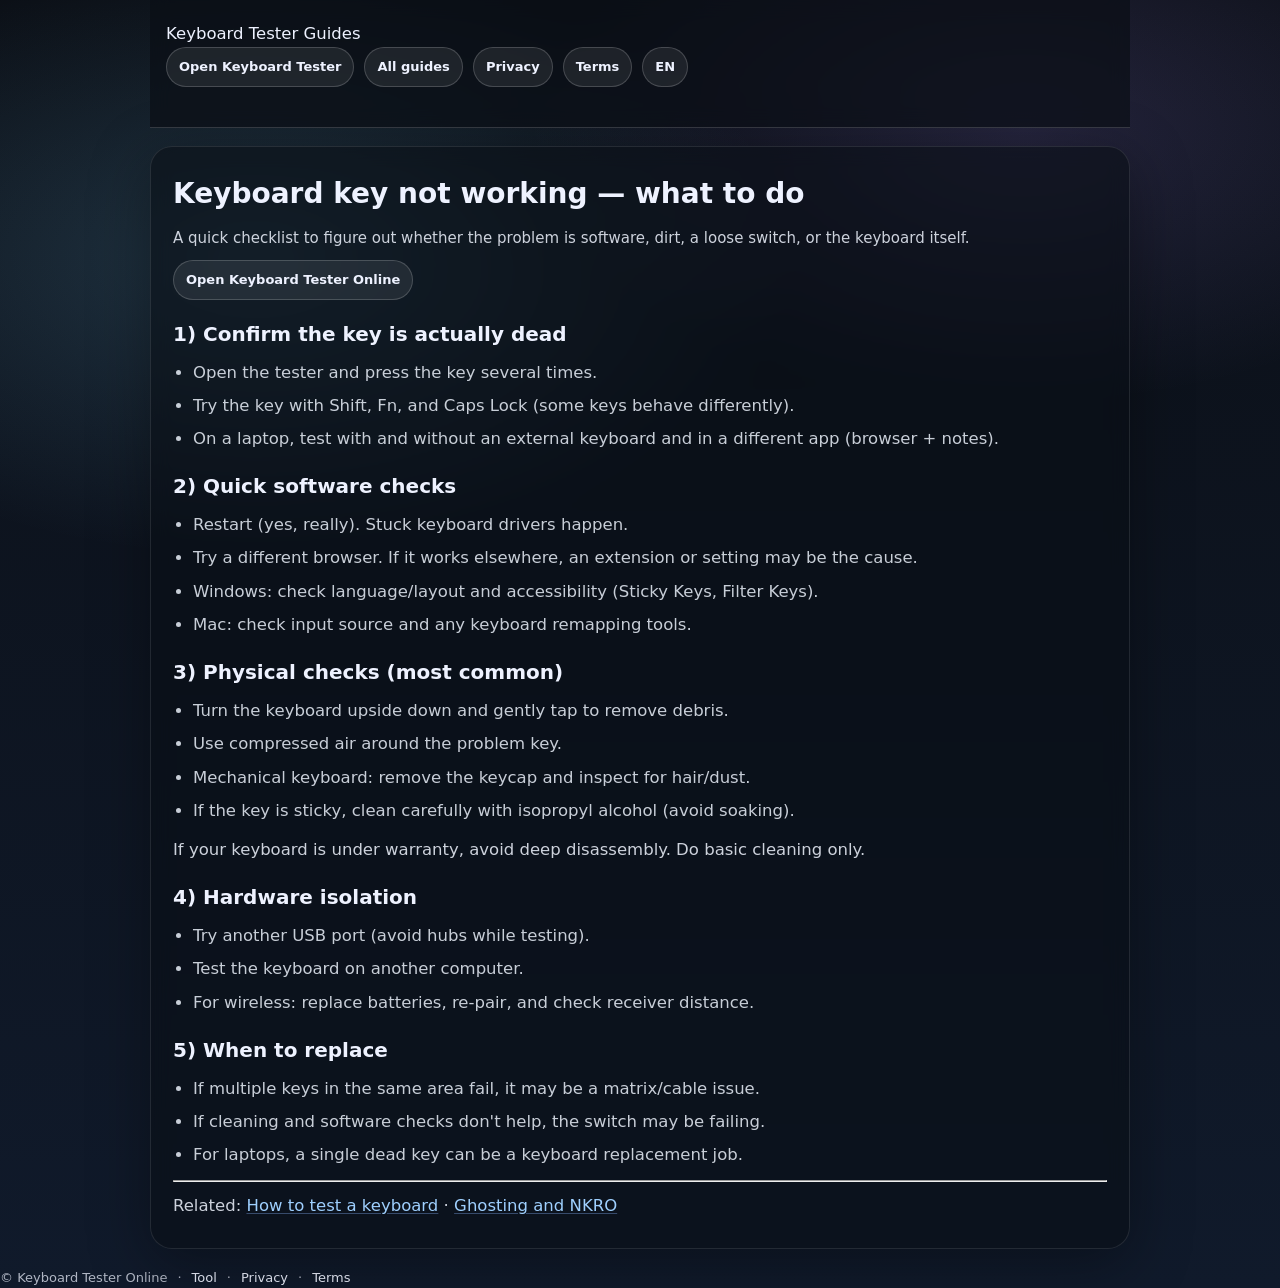
<file: guides/keyboard-key-not-working.html>
<!doctype html>
<html lang="en">
<head>
  <meta charset="utf-8" />
  <!-- Favicons -->
  <link rel="icon" href="/keyboard-tester-online/favicon.ico" sizes="any">
  <link rel="icon" type="image/png" sizes="32x32" href="/keyboard-tester-online/favicon-32.png">
  <link rel="icon" type="image/png" sizes="48x48" href="/keyboard-tester-online/favicon-48.png">
  <link rel="apple-touch-icon" sizes="180x180" href="/keyboard-tester-online/apple-touch-icon.png">

  <meta name="viewport" content="width=device-width, initial-scale=1" />
  <title>Keyboard Key Not Working - What to Do</title>
  <meta name="description" content="Checklist to troubleshoot a keyboard key that isn't working: software checks, cleaning, and hardware isolation." />
  <link rel="stylesheet" href="./docs.css" />
  <script src="../lang.js" defer></script>

  <!-- Social / site name -->
  <meta property="og:site_name" content="Keyboard Tester Online">
  <meta property="og:type" content="website">


  <script type="application/ld+json">
{
  "@context": "https://schema.org",
  "@type": "WebSite",
  "name": "Keyboard Tester Online",
  "url": "https://desofuse.github.io/keyboard-tester-online/"
}
  </script>
  <script type="application/ld+json">
{
  "@context": "https://schema.org",
  "@type": "Organization",
  "name": "Keyboard Tester Online",
  "url": "https://desofuse.github.io/keyboard-tester-online/",
  "logo": "https://desofuse.github.io/keyboard-tester-online/favicon-512.png"
}
  </script>

</head>
<body>
  <header class="header container">
    <div class="logo">
      <span data-lang="en">Keyboard Tester Guides</span>
      <span data-lang="ru">Гайды Keyboard Tester</span>
    </div>
    <nav class="nav">
      <a class="pill" href="../" data-lang="en">Open Keyboard Tester</a>
      <a class="pill" href="../" data-lang="ru">Открыть тестер</a>

      <a class="pill" href="./" data-lang="en">All guides</a>
      <a class="pill" href="./" data-lang="ru">Все гайды</a>

      <a class="pill" href="../privacy.html" data-lang="en">Privacy</a>
      <a class="pill" href="../privacy.html" data-lang="ru">Конфиденциальность</a>

      <a class="pill" href="../terms.html" data-lang="en">Terms</a>
      <a class="pill" href="../terms.html" data-lang="ru">Условия</a>

      <button class="pill" id="langToggle" type="button">EN</button>
    </nav>
  </header>

  <main class="container article">
    <section class="hero">
      <h1>
        <span data-lang="en">Keyboard key not working — what to do</span>
        <span data-lang="ru">Клавиша не работает — что делать</span>
      </h1>
      <p class="lead">
        <span data-lang="en">A quick checklist to figure out whether the problem is software, dirt, a loose switch, or the keyboard itself.</span>
        <span data-lang="ru">Короткий чек‑лист, чтобы понять: это софт, грязь, механика клавиши или сама клавиатура.</span>
      </p>
      <p>
        <a href="../#" class="pill" data-lang="en">Open Keyboard Tester Online</a>
        <a href="../#" class="pill" data-lang="ru">Открыть Keyboard Tester</a>
      </p>
    </section>

    <h2>
      <span data-lang="en">1) Confirm the key is actually dead</span>
      <span data-lang="ru">1) Убедись, что клавиша реально не работает</span>
    </h2>
    <ul>
      <li><span data-lang="en">Open the tester and press the key several times.</span><span data-lang="ru">Откройте тестер и нажми клавишу несколько раз.</span></li>
      <li><span data-lang="en">Try the key with Shift, Fn, and Caps Lock (some keys behave differently).</span><span data-lang="ru">Проверьте с Shift/Fn/Caps Lock (у некоторых клавиш разные режимы).</span></li>
      <li><span data-lang="en">On a laptop, test with and without an external keyboard and in a different app (browser + notes).</span><span data-lang="ru">На ноутбуке проверь и встроенную, и внешнюю; попробуй в другом приложении (браузер + заметки).</span></li>
    </ul>

    <h2>
      <span data-lang="en">2) Quick software checks</span>
      <span data-lang="ru">2) Быстрые проверки софта</span>
    </h2>
    <ul>
      <li><span data-lang="en">Restart (yes, really). Stuck keyboard drivers happen.</span><span data-lang="ru">Перезагрузи компьютер (да, реально). Драйверы иногда «зависают».</span></li>
      <li><span data-lang="en">Try a different browser. If it works elsewhere, an extension or setting may be the cause.</span><span data-lang="ru">Попробуйте другой браузер. Если там работает — виновато расширение или настройки.</span></li>
      <li><span data-lang="en">Windows: check language/layout and accessibility (Sticky Keys, Filter Keys).</span><span data-lang="ru">Windows: проверь раскладку и спец. возможности (залипание/фильтрация клавиш).</span></li>
      <li><span data-lang="en">Mac: check input source and any keyboard remapping tools.</span><span data-lang="ru">Mac: проверь источник ввода и программы ремаппинга клавиш.</span></li>
    </ul>

    <h2>
      <span data-lang="en">3) Physical checks (most common)</span>
      <span data-lang="ru">3) Физические проверки (самое частое)</span>
    </h2>
    <ul>
      <li><span data-lang="en">Turn the keyboard upside down and gently tap to remove debris.</span><span data-lang="ru">Переверни клавиатуру и аккуратно постучи, чтобы вытряхнуть мусор.</span></li>
      <li><span data-lang="en">Use compressed air around the problem key.</span><span data-lang="ru">Продуй сжатым воздухом вокруг проблемной клавиши.</span></li>
      <li><span data-lang="en">Mechanical keyboard: remove the keycap and inspect for hair/dust.</span><span data-lang="ru">Механика: сними кейкап и проверь волосы/пыль.</span></li>
      <li><span data-lang="en">If the key is sticky, clean carefully with isopropyl alcohol (avoid soaking).</span><span data-lang="ru">Если залипает — аккуратно почисти изопропиловым спиртом (не заливай внутрь).</span></li>
    </ul>
    <p class="note">
      <span data-lang="en">If your keyboard is under warranty, avoid deep disassembly. Do basic cleaning only.</span>
      <span data-lang="ru">Если есть гарантия — не разбирай глубоко. Только базовая чистка.</span>
    </p>

    <h2>
      <span data-lang="en">4) Hardware isolation</span>
      <span data-lang="ru">4) Изоляция железа</span>
    </h2>
    <ul>
      <li><span data-lang="en">Try another USB port (avoid hubs while testing).</span><span data-lang="ru">Попробуйте другой USB‑порт (на время проверки — без хаба).</span></li>
      <li><span data-lang="en">Test the keyboard on another computer.</span><span data-lang="ru">Проверьте клавиатуру на другом компьютере.</span></li>
      <li><span data-lang="en">For wireless: replace batteries, re‑pair, and check receiver distance.</span><span data-lang="ru">Для беспроводной: замени батарейки, переподключи, проверь расстояние до ресивера.</span></li>
    </ul>

    <h2>
      <span data-lang="en">5) When to replace</span>
      <span data-lang="ru">5) Когда пора менять</span>
    </h2>
    <ul>
      <li><span data-lang="en">If multiple keys in the same area fail, it may be a matrix/cable issue.</span><span data-lang="ru">Если умирают несколько клавиш рядом — возможно проблема матрицы/шлейфа.</span></li>
      <li><span data-lang="en">If cleaning and software checks don't help, the switch may be failing.</span><span data-lang="ru">Если чистка и софт не помогли — может умирать свич.</span></li>
      <li><span data-lang="en">For laptops, a single dead key can be a keyboard replacement job.</span><span data-lang="ru">На ноутбуке одна «мертвая» клавиша часто означает замену клавиатуры.</span></li>
    </ul>

    <hr class="sep" />
    <p class="muted">
      <span data-lang="en">Related: <a href="how-to-test-keyboard.html">How to test a keyboard</a> · <a href="ghosting-nkro.html">Ghosting and NKRO</a></span>
      <span data-lang="ru">Похожие: <a href="how-to-test-keyboard.html">Как проверить клавиатуру</a> · <a href="ghosting-nkro.html">Гостинг и NKRO</a></span>
    </p>
  </main>

  <footer class="footer">
    <span>© Keyboard Tester Online</span>
    <span>·</span>
    <a href="../">Tool</a>
    <span>·</span>
    <a href="../privacy.html">Privacy</a>
    <span>·</span>
    <a href="../terms.html">Terms</a>
  </footer>
</body>
</html>
</file>
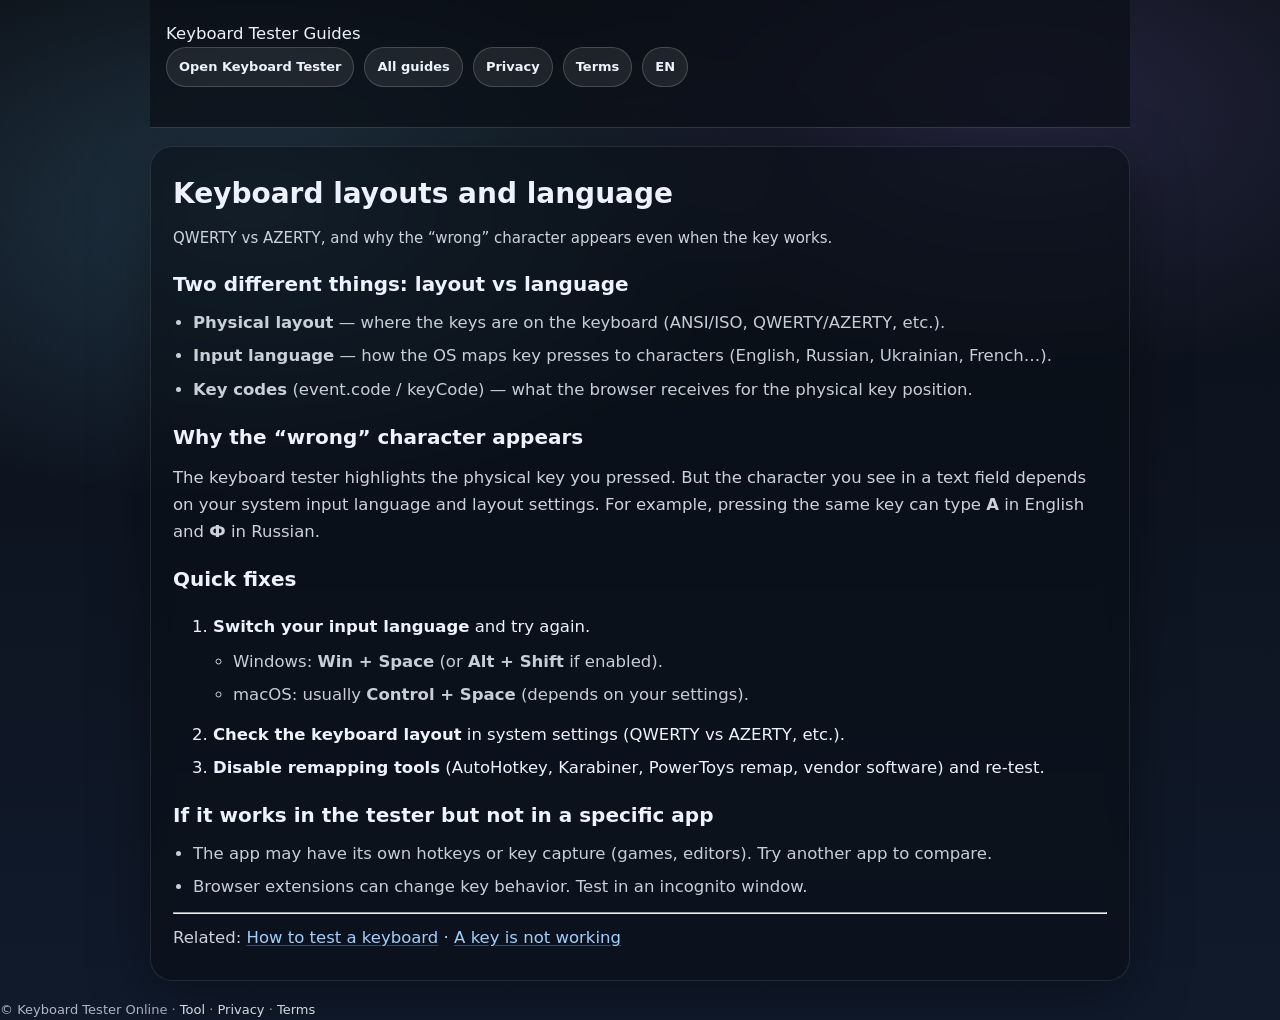
<file: guides/keyboard-layouts-language.html>
<!doctype html>
<html lang="en">
<head>
  <meta charset="utf-8" />
  <!-- Favicons -->
  <link rel="icon" href="/keyboard-tester-online/favicon.ico" sizes="any">
  <link rel="icon" type="image/png" sizes="32x32" href="/keyboard-tester-online/favicon-32.png">
  <link rel="icon" type="image/png" sizes="48x48" href="/keyboard-tester-online/favicon-48.png">
  <link rel="apple-touch-icon" sizes="180x180" href="/keyboard-tester-online/apple-touch-icon.png">

  <meta name="viewport" content="width=device-width, initial-scale=1" />
  <title>Keyboard Layouts and Language</title>
  <meta name="description" content="QWERTY vs AZERTY, keyboard language settings, and why the wrong character appears." />
  <link rel="stylesheet" href="./docs.css" />
  <script src="../lang.js" defer></script>

  <!-- Social / site name -->
  <meta property="og:site_name" content="Keyboard Tester Online">
  <meta property="og:type" content="website">


  <script type="application/ld+json">
{
  "@context": "https://schema.org",
  "@type": "WebSite",
  "name": "Keyboard Tester Online",
  "url": "https://desofuse.github.io/keyboard-tester-online/"
}
  </script>
  <script type="application/ld+json">
{
  "@context": "https://schema.org",
  "@type": "Organization",
  "name": "Keyboard Tester Online",
  "url": "https://desofuse.github.io/keyboard-tester-online/",
  "logo": "https://desofuse.github.io/keyboard-tester-online/favicon-512.png"
}
  </script>

</head>
<body>
  <header class="header container">
    <div class="logo">Keyboard Tester Guides</div>
    <nav class="nav">
      <a class="pill" href="../">
        <span data-lang="en">Open Keyboard Tester</span>
        <span data-lang="ru">Открыть тест</span>
      </a>
      <a class="pill" href="./">
        <span data-lang="en">All guides</span>
        <span data-lang="ru">Все гайды</span>
      </a>
      <a class="pill" href="../privacy.html">
        <span data-lang="en">Privacy</span>
        <span data-lang="ru">Политика</span>
      </a>
      <a class="pill" href="../terms.html">
        <span data-lang="en">Terms</span>
        <span data-lang="ru">Условия</span>
      </a>
      <button class="pill" id="langToggle" type="button">EN</button>
    </nav>
  </header>

  <main class="container article">
    <div class="hero">
      <h1>
        <span data-lang="en">Keyboard layouts and language</span>
        <span data-lang="ru">Раскладки клавиатуры и язык</span>
      </h1>
      <p class="lead">
        <span data-lang="en">QWERTY vs AZERTY, and why the “wrong” character appears even when the key works.</span>
        <span data-lang="ru">QWERTY vs AZERTY и почему печатается «не тот» символ, даже если клавиша исправна.</span>
      </p>
    </div>

    <h2>
      <span data-lang="en">Two different things: layout vs language</span>
      <span data-lang="ru">Две разные вещи: раскладка и язык</span>
    </h2>
    <ul>
      <li>
        <span data-lang="en"><b>Physical layout</b> — where the keys are on the keyboard (ANSI/ISO, QWERTY/AZERTY, etc.).</span>
        <span data-lang="ru"><b>Физическая раскладка</b> — как расположены клавиши (ANSI/ISO, QWERTY/AZERTY и т.д.).</span>
      </li>
      <li>
        <span data-lang="en"><b>Input language</b> — how the OS maps key presses to characters (English, Russian, Ukrainian, French…).</span>
        <span data-lang="ru"><b>Язык ввода</b> — как ОС превращает нажатия в символы (английский, русский, украинский, французский…).</span>
      </li>
      <li>
        <span data-lang="en"><b>Key codes</b> (event.code / keyCode) — what the browser receives for the physical key position.</span>
        <span data-lang="ru"><b>Коды клавиш</b> (event.code / keyCode) — что браузер получает по физической позиции клавиши.</span>
      </li>
    </ul>

    <h2>
      <span data-lang="en">Why the “wrong” character appears</span>
      <span data-lang="ru">Почему печатается «не тот» символ</span>
    </h2>
    <p>
      <span data-lang="en">The keyboard tester highlights the physical key you pressed. But the character you see in a text field depends on your system input language and layout settings. For example, pressing the same key can type <b>A</b> in English and <b>Ф</b> in Russian.</span>
      <span data-lang="ru">Тестер подсвечивает физическую клавишу. А символ в поле ввода зависит от языка/раскладки в системе. Например, одна и та же клавиша может печатать <b>A</b> в English и <b>Ф</b> в русском.</span>
    </p>

    <h2>
      <span data-lang="en">Quick fixes</span>
      <span data-lang="ru">Быстрые решения</span>
    </h2>
    <ol>
      <li>
        <span data-lang="en"><b>Switch your input language</b> and try again.</span>
        <span data-lang="ru"><b>Переключи язык ввода</b> и попробуй снова.</span>
        <ul>
          <li>
            <span data-lang="en">Windows: <b>Win + Space</b> (or <b>Alt + Shift</b> if enabled).</span>
            <span data-lang="ru">Windows: <b>Win + Space</b> (или <b>Alt + Shift</b>, если включено).</span>
          </li>
          <li>
            <span data-lang="en">macOS: usually <b>Control + Space</b> (depends on your settings).</span>
            <span data-lang="ru">macOS: обычно <b>Control + Space</b> (зависит от настроек).</span>
          </li>
        </ul>
      </li>
      <li>
        <span data-lang="en"><b>Check the keyboard layout</b> in system settings (QWERTY vs AZERTY, etc.).</span>
        <span data-lang="ru"><b>Проверьте раскладку</b> в настройках системы (QWERTY vs AZERTY и т.д.).</span>
      </li>
      <li>
        <span data-lang="en"><b>Disable remapping tools</b> (AutoHotkey, Karabiner, PowerToys remap, vendor software) and re-test.</span>
        <span data-lang="ru"><b>Отключите ремап</b> (AutoHotkey, Karabiner, PowerToys remap, софт от производителя) и протестируй снова.</span>
      </li>
    </ol>

    <h2>
      <span data-lang="en">If it works in the tester but not in a specific app</span>
      <span data-lang="ru">Если работает в тестере, но не работает в программе</span>
    </h2>
    <ul>
      <li>
        <span data-lang="en">The app may have its own hotkeys or key capture (games, editors). Try another app to compare.</span>
        <span data-lang="ru">В программе могут быть свои хоткеи или перехват клавиш (игры, редакторы). Сравните с другой программой.</span>
      </li>
      <li>
        <span data-lang="en">Browser extensions can change key behavior. Test in an incognito window.</span>
        <span data-lang="ru">Расширения браузера могут менять поведение клавиш. Проверьте в инкогнито.</span>
      </li>
    </ul>

    <hr class="hr" />
    <p>
      <span data-lang="en">Related: <a href="how-to-test-keyboard.html">How to test a keyboard</a> · <a href="keyboard-key-not-working.html">A key is not working</a></span>
      <span data-lang="ru">Связанные: <a href="how-to-test-keyboard.html">Как проверить клавиатуру</a> · <a href="keyboard-key-not-working.html">Клавиша не работает</a></span>
    </p>
  </main>

  <footer class="footer">
    <span data-lang="en">© Keyboard Tester Online · <a href="../">Tool</a> · <a href="../privacy.html">Privacy</a> · <a href="../terms.html">Terms</a></span>
    <span data-lang="ru">© Keyboard Tester Online · <a href="../">Тестер</a> · <a href="../privacy.html">Политика</a> · <a href="../terms.html">Условия</a></span>
  </footer>
</body>
</html>
</file>
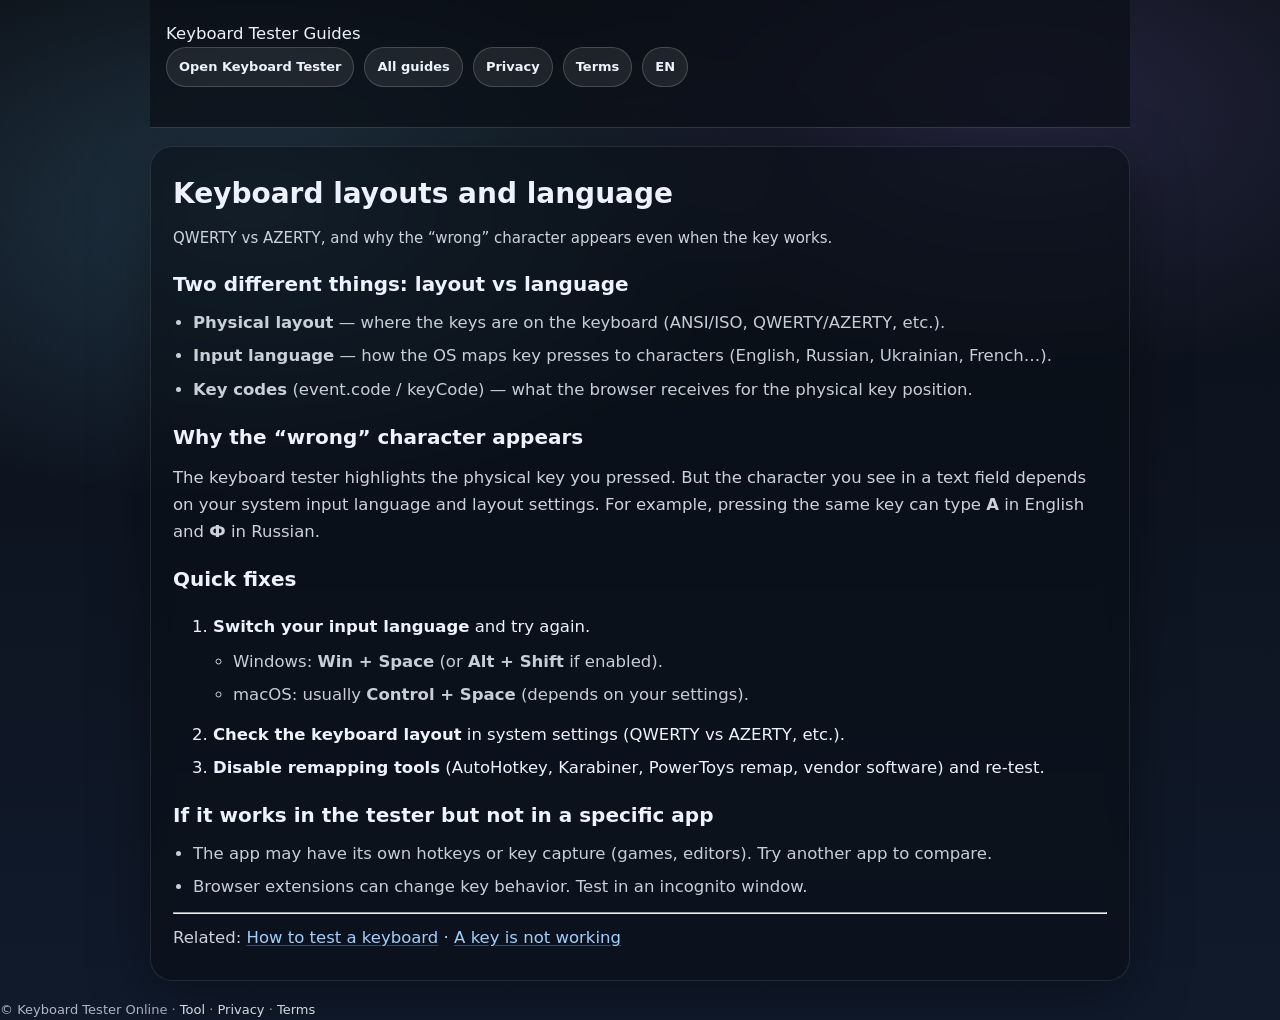
<file: guides/keyboard-layouts.html>
<!doctype html>
<html lang="en">
<head>
  <meta charset="utf-8">
  <meta http-equiv="refresh" content="0; url=keyboard-layouts-language.html">
  <link rel="canonical" href="https://desofuse.github.io/keyboard-tester-online/guides/keyboard-layouts-language.html">
  <title>Redirecting…</title>
</head>
<body>
  <p>Redirecting to <a href="keyboard-layouts-language.html">Keyboard layouts and language</a>…</p>
</body>
</html>
</file>
<file: styles.css>
:root{
  --radius: 18px;
  --radius-sm: 14px;
  --gap: 10px;

  --kb-design-w: 1700px;
  --kb-design-h: 560px;
  --kb-scale: 1;

  --font: ui-sans-serif, system-ui, -apple-system, Segoe UI, Roboto, Arial;
}

/* base */
*{ box-sizing:border-box; }
html,body{ height:100%; }

#app{
  height:100%;
  display:flex;
  flex-direction:column;
}

/* ===== Luxury themes via variables ===== */
#app.theme-night{
  --bg0:#06070b;
  --bg1:#0b101a;
  --bg2:#071a20;

  --panel: rgba(255,255,255,0.06);
  --panel-2: rgba(255,255,255,0.04);
  --panel-border: rgba(255,255,255,0.10);

  --text: rgba(255,255,255,0.92);
  --muted: rgba(255,255,255,0.62);

  --pill-bg: rgba(255,255,255,0.07);
  --pill-bd: rgba(255,255,255,0.12);
  --pill-hover: rgba(255,255,255,0.10);

  --key-bg: rgba(255,255,255,0.08);
  --key-bd: rgba(255,255,255,0.14);
  --key-text: rgba(255,255,255,0.92);

  /* luxury accents */
  --gold: #d7b35b;
  --gold-2: #f5d98b;
  --accent: var(--gold);
  --accent-2: #9b7bff;

  --overlay: rgba(0,0,0,0.55);
}

#app.theme-day{
  --bg0:#f2f3f6;
  --bg1:#eef0f5;
  --bg2:#f7f2e8;

  --panel: rgba(25,30,40,0.06);
  --panel-2: rgba(25,30,40,0.04);
  --panel-border: rgba(25,30,40,0.12);

  --text: rgba(12,18,28,0.92);
  --muted: rgba(12,18,28,0.62);

  --pill-bg: rgba(255,255,255,0.72);
  --pill-bd: rgba(25,30,40,0.14);
  --pill-hover: rgba(255,255,255,0.92);

  --key-bg: rgba(255,255,255,0.78);
  --key-bd: rgba(25,30,40,0.14);
  --key-text: rgba(12,18,28,0.92);

  --gold: #b98a2a;
  --gold-2: #e7c976;
  --accent: var(--gold);
  --accent-2: #6d28d9;

  --overlay: rgba(20,30,45,0.18);
}

/* body is neutral; app defines actual visuals */
body{
  margin:0;
  font-family: var(--font);
  overflow:hidden;
  user-select:none;
  background:#000;
}

#app{
  /* subtle "luxury" glow + depth */
  background:
    radial-gradient(1000px 700px at 18% 0%, color-mix(in srgb, var(--gold) 22%, transparent), transparent 62%),
    radial-gradient(900px 600px at 85% 20%, color-mix(in srgb, var(--accent-2) 18%, transparent), transparent 62%),
    radial-gradient(1200px 900px at 55% 120%, rgba(0,0,0,0.35), transparent 55%),
    linear-gradient(135deg, var(--bg0), var(--bg1) 45%, var(--bg2));
  color: var(--text);
}

/* ===== Topbar ===== */
.topbar{
  height:64px;
  display:flex;
  align-items:center;
  justify-content:space-between;
  padding: 12px 16px;
  gap: 12px;
  flex: 0 0 auto;
}

.brand{
  display:flex;
  align-items:center;
  gap: 12px;
  min-width: 240px;
}
.logo{
  width:42px; height:42px;
  border-radius: 14px;
  display:grid; place-items:center;
  font-weight: 900;
  letter-spacing: .5px;
  background:
    linear-gradient(145deg,
      color-mix(in srgb, var(--gold) 34%, var(--pill-bg)),
      var(--pill-bg)
    );
  border: 1px solid color-mix(in srgb, var(--gold) 18%, var(--pill-bd));
  box-shadow:
    0 14px 40px rgba(0,0,0,0.25),
    inset 0 1px 0 rgba(255,255,255,0.18);
}
.title{
  font-size: 18px;
  font-weight: 800;
  letter-spacing: 0.2px;
}

.controls{
  display:flex;
  align-items:center;
  gap: 10px;
  flex-wrap: nowrap;
  justify-content:flex-end;
  overflow-x: auto;
  scrollbar-width: thin;
  -webkit-overflow-scrolling: touch;
}
.controls::-webkit-scrollbar{ height: 10px; }
.controls::-webkit-scrollbar-thumb{
  background: color-mix(in srgb, var(--pill-bd) 75%, transparent);
  border-radius: 999px;
}
.controls > *{ flex: 0 0 auto; }

.pill{
  height: 38px;
  padding: 0 14px;
  border-radius: 999px;
  border: 1px solid var(--pill-bd);
  background:
    linear-gradient(180deg,
      color-mix(in srgb, var(--pill-bg) 92%, rgba(255,255,255,0.12)),
      var(--pill-bg)
    );
  color: var(--text);
  display:inline-flex;
  align-items:center;
  gap: 10px;
  cursor:pointer;
  transition: transform .08s ease, background .12s ease, border-color .12s ease, box-shadow .12s ease;
  backdrop-filter: blur(10px);
  box-shadow: inset 0 1px 0 rgba(255,255,255,0.12);
}
.pill:hover{
  background:
    linear-gradient(180deg,
      color-mix(in srgb, var(--pill-hover) 90%, rgba(255,255,255,0.14)),
      var(--pill-hover)
    );
}
.pill:active{ transform: translateY(1px); }

.pill.primary{
  border-color: color-mix(in srgb, var(--gold) 35%, var(--pill-bd));
  box-shadow:
    0 16px 36px rgba(0,0,0,0.16),
    0 0 0 3px color-mix(in srgb, var(--gold) 18%, transparent),
    inset 0 1px 0 rgba(255,255,255,0.14);
}
.pill.active{
  border-color: color-mix(in srgb, var(--gold) 50%, var(--pill-bd));
  box-shadow:
    0 0 0 3px color-mix(in srgb, var(--gold) 18%, transparent),
    inset 0 1px 0 rgba(255,255,255,0.12);
}

.status .dot{
  width:10px; height:10px;
  border-radius:999px;
  background: #25d366;
  box-shadow: 0 0 0 3px rgba(37,211,102,0.18);
}

/* ===== Stage ===== */
.stage{
  flex:1;
  min-height: 0;
  padding: 10px 16px 16px;
  display:flex;
  flex-direction:column;
  gap: 10px;
  outline: none;
}

/* ===== HUD BAR (doesn't cover keyboard) ===== */
.hudBar{
  flex: 0 0 auto;
  width: 100%;
  display:grid;
  grid-template-columns: 220px 1fr 320px;
  gap: 12px;
  align-items:center;
  padding: 12px 12px;
  border-radius: var(--radius);
  background: var(--panel);
  border: 1px solid var(--panel-border);
  backdrop-filter: blur(14px);
  box-shadow: 0 20px 60px rgba(0,0,0,0.18);
}
.hudLeft{
  display:flex;
  align-items:center;
  gap: 12px;
}
.hudKey{
  width: 84px;
  height: 54px;
  display:grid;
  place-items:center;
  border-radius: 16px;
  border: 1px solid color-mix(in srgb, var(--gold) 18%, var(--key-bd));
  background:
    linear-gradient(180deg,
      color-mix(in srgb, var(--panel-2) 60%, transparent),
      color-mix(in srgb, var(--key-bg) 88%, transparent)
    );
  box-shadow:
    inset 0 1px 0 rgba(255,255,255,0.20),
    0 18px 44px rgba(0,0,0,0.18);
  font-size: 28px;
  font-weight: 900;
  letter-spacing: 0.3px;
}
.hudHint{
  color: var(--muted);
  font-size: 12px;
  line-height: 1.2;
}
.hudMid{
  display:grid;
  grid-template-columns: repeat(4, minmax(120px, 1fr));
  gap: 10px;
}
.hudRow{
  display:flex;
  justify-content:space-between;
  gap: 10px;
  padding: 8px 10px;
  border-radius: 14px;
  background: color-mix(in srgb, var(--pill-bg) 70%, transparent);
  border: 1px solid color-mix(in srgb, var(--pill-bd) 70%, transparent);
  font-size: 12px;
  color: var(--muted);
}
.hudRow span:last-child{
  color: var(--text);
  font-weight: 800;
}
.hudRight{
  display:flex;
  justify-content:flex-end;
  gap: 8px;
  flex-wrap: wrap;
}
.hudChip{
  padding: 7px 10px;
  border-radius: 999px;
  border: 1px solid color-mix(in srgb, var(--pill-bd) 70%, transparent);
  background: color-mix(in srgb, var(--pill-bg) 70%, transparent);
  font-size: 12px;
  color: var(--muted);
}

@media (max-width: 1100px){
  .hudBar{ grid-template-columns: 220px 1fr; }
  .hudRight{ justify-content:flex-start; }
}
@media (max-width: 820px){
  .hudBar{ grid-template-columns: 1fr; }
  .hudMid{ grid-template-columns: repeat(2, minmax(140px, 1fr)); }
}

/* ===== Keyboard wrap ===== */
.keyboardWrap{
  flex: 1 1 auto;
  min-height: 0;
  display:flex;
  align-items:center;
  justify-content:center;
  padding: 6px;
}

/* ===== Keyboard container ===== */
.keyboard{
  width: var(--kb-design-w);
  height: var(--kb-design-h);
  transform: scale(var(--kb-scale));
  transform-origin: center center;

  display:grid;
  grid-template-columns: repeat(92, 1fr);
  grid-template-rows: repeat(6, 1fr);
  gap: 10px;

  padding: 18px;
  border-radius: 30px;
  background:
    linear-gradient(180deg,
      color-mix(in srgb, var(--panel) 75%, transparent),
      color-mix(in srgb, var(--panel-2) 55%, transparent)
    );
  border: 1px solid var(--panel-border);
  backdrop-filter: blur(16px);
  box-shadow:
    0 34px 90px rgba(0,0,0,0.24),
    inset 0 1px 0 rgba(255,255,255,0.10);
}

/* ===== Key ===== */
.key{
  border-radius: 16px;
  border: 1px solid var(--key-bd);
  background:
    linear-gradient(180deg,
      color-mix(in srgb, var(--key-bg) 72%, rgba(255,255,255,0.24)),
      var(--key-bg)
    );
  color: var(--key-text);

  display:flex;
  align-items:center;
  justify-content:center;
  text-align:center;

  font-weight: 800;
  letter-spacing: 0.15px;
  line-height: 1;

  padding: 8px;

  box-shadow:
    inset 0 1px 0 rgba(255,255,255,0.22),
    0 16px 34px rgba(0,0,0,0.18);

  transition:
    transform .08s ease,
    border-color .12s ease,
    box-shadow .12s ease,
    filter .12s ease;
  cursor: default;
}
.key:hover{
  border-color: color-mix(in srgb, var(--gold) 20%, var(--key-bd));
  filter: brightness(1.05);
  box-shadow:
    inset 0 1px 0 rgba(255,255,255,0.25),
    0 18px 42px rgba(0,0,0,0.20);
}
.key.small{ font-size: 14px; }
.key.med{ font-size: 16px; }
.key.big{ font-size: 18px; }

.key.is-down{
  border-color: color-mix(in srgb, var(--gold) 62%, var(--key-bd));
  transform: translateY(1.5px) scale(0.995);
  box-shadow:
    inset 0 1px 0 rgba(255,255,255,0.22),
    0 0 0 3px color-mix(in srgb, var(--gold) 18%, transparent),
    0 22px 46px rgba(0,0,0,0.22);
}
.key.is-latched{
  border-color: color-mix(in srgb, var(--accent-2) 60%, var(--key-bd));
  box-shadow:
    inset 0 1px 0 rgba(255,255,255,0.22),
    0 0 0 3px color-mix(in srgb, var(--accent-2) 18%, transparent),
    0 22px 46px rgba(0,0,0,0.22);
}

/* ===== Modal ===== */
.modalRoot{
  position:fixed;
  inset:0;
  z-index: 100;
}
.modalOverlay{
  position:absolute;
  inset:0;
  background: var(--overlay);
  backdrop-filter: blur(10px);
}
.modalPanel{
  position:absolute;
  left:50%;
  top:50%;
  transform: translate(-50%,-50%);
  width: min(760px, calc(100vw - 24px));
  border-radius: 22px;
  background: color-mix(in srgb, var(--panel) 70%, rgba(255,255,255,0.08));
  border: 1px solid var(--panel-border);
  box-shadow: 0 30px 90px rgba(0,0,0,0.30);
  backdrop-filter: blur(14px);
  padding: 18px 18px 14px;
}
.modalX{
  position:absolute;
  right: 12px;
  top: 10px;
  width: 36px;
  height: 36px;
  border-radius: 12px;
  border: 1px solid var(--pill-bd);
  background: var(--pill-bg);
  color: var(--text);
  cursor:pointer;
}
.modalTitle{
  font-size: 20px;
  font-weight: 900;
  margin: 4px 0 12px;
  letter-spacing: .2px;
}
.modalBody{
  color: var(--text);
  font-size: 15px;
  line-height: 1.55;
}
.modalBody ul{
  margin: 10px 0 0;
  padding-left: 18px;
  color: var(--muted);
}
.modalBody b{ color: var(--text); }

.modalActions{
  margin-top: 14px;
  display:flex;
  justify-content:flex-end;
}


/* footer */
.footer{
  margin-top: 12px;
  padding: 14px 18px 18px;
  color: rgba(255,255,255,0.72);
  font-size: 13px;
  line-height: 1.35;
}
.footerLinks{
  display:flex;
  gap:10px;
  align-items:center;
  justify-content:center;
  flex-wrap:wrap;
  margin-bottom: 8px;
}
.footerLinks a{
  color: rgba(255,255,255,0.85);
  text-decoration:none;
  padding: 6px 10px;
  border-radius: 999px;
  background: rgba(255,255,255,0.06);
  border: 1px solid rgba(255,255,255,0.08);
}
.footerLinks a:hover{
  background: rgba(255,255,255,0.10);
}
.footerLinks .sep{
  opacity: 0.5;
}
.footerText{
  max-width: 980px;
  margin: 0 auto;
  text-align: center;
  opacity: 0.75;
}
</file>
<file: guides/docs.css>
:root{
  --bg1:#0b0f16;
  --bg2:#101a2b;
  --card:rgba(255,255,255,.08);
  --card2:rgba(255,255,255,.06);
  --text:#eef2ff;
  --muted:rgba(238,242,255,.72);
  --line:rgba(255,255,255,.16);
  --accent:#7dd3fc;
  --accent2:#a78bfa;
  --link:#9fd0ff;
}

*{box-sizing:border-box}
html,body{height:auto;min-height:100%}
body{
  margin:0;
  font-family:system-ui,-apple-system,Segoe UI,Roboto,Helvetica,Arial,sans-serif;
  font-size:16.5px;
  line-height:1.65;
  -webkit-font-smoothing:antialiased;
  text-rendering:optimizeLegibility;
  color:var(--text);
  background:
    radial-gradient(900px 500px at 20% 20%, rgba(125,211,252,.18), transparent 60%),
    radial-gradient(900px 500px at 80% 10%, rgba(167,139,250,.16), transparent 55%),
    linear-gradient(180deg, var(--bg1), var(--bg2));
}

/* Make default links look consistent (avoid blue/purple browser defaults) */
a{color:var(--link);text-decoration-color:rgba(138,180,255,.35);text-underline-offset:2px}
a:hover{color:#cfe0ff;text-decoration-color:rgba(207,224,255,.65)}
a:visited{color:var(--link)}
a:focus-visible{outline:2px solid rgba(138,180,255,.55);outline-offset:3px;border-radius:8px}

.header{
  position:sticky;
  top:0;
  z-index:10;
  backdrop-filter:blur(10px);
  background:rgba(11,15,22,.7);
  border-bottom:1px solid var(--line);
}

.headerInner{
  max-width:980px;
  margin:0 auto;
  padding:12px 16px;
  display:flex;
  align-items:center;
  justify-content:space-between;
  gap:12px;
}

.brand{
  display:flex;
  flex-direction:column;
  gap:2px;
}
.brand a{
  color:var(--text);
  text-decoration:none;
  font-weight:800;
  letter-spacing:.2px;
}
.brand small{color:var(--muted)}

.nav{
  display:flex;
  align-items:center;
  gap:10px;
  flex-wrap:wrap;
}

.pill,.btn{
  display:inline-flex;
  align-items:center;
  justify-content:center;
  gap:8px;
  padding:8px 12px;
  border-radius:999px;
  border:1px solid rgba(255,255,255,.18);
  background:rgba(255,255,255,.08);
  color:var(--text);
  text-decoration:none;
  cursor:pointer;
  font:inherit;
  font-weight:700;
  font-size:13px;
}
.pill:hover,.btn:hover{background:rgba(255,255,255,.12)}
.pill:focus-visible,.btn:focus-visible{outline:2px solid rgba(138,180,255,.55);outline-offset:3px}

.container{
  max-width:980px;
  margin:0 auto;
  padding:20px 16px 40px;
}

.card{
  background:var(--card);
  border:1px solid rgba(255,255,255,.14);
  border-radius:18px;
  padding:18px;
  box-shadow:0 18px 60px rgba(0,0,0,.25);
}

h1{font-size:28px;margin:0 0 10px}
.lead{color:var(--muted);font-size:15px;line-height:1.55;margin:0 0 14px}

.grid{
  display:grid;
  grid-template-columns:repeat(auto-fit, minmax(260px, 1fr));
  gap:12px;
  margin-top:14px;
}

.item{
  display:block;
  padding:14px 14px;
  border-radius:14px;
  border:1px solid rgba(255,255,255,.14);
  background:var(--card2);
  color:var(--text);
  text-decoration:none;
}
.item:hover{background:rgba(255,255,255,.10)}
.item b{display:block;font-size:15px;margin-bottom:6px}
.item span{display:block;color:var(--muted);font-size:13px;line-height:1.45}

.article{
  line-height:1.65;
  color:var(--text);
}

/* Article "reading card" (many pages use <main class="container article">) */
.container.article{
  max-width:980px;
  background:rgba(10,14,21,.58);
  border:1px solid rgba(255,255,255,.10);
  border-radius:22px;
  box-shadow: 0 14px 60px rgba(0,0,0,.35);
  backdrop-filter: blur(10px);
  padding:24px 22px 18px;
  margin-top:18px;
}
@media (max-width:720px){
  .container.article{padding:18px 16px 14px}
}

.article h2{margin:18px 0 8px;font-size:20px}
.article h3{margin:14px 0 6px;font-size:16px}
.article p{margin:10px 0;color:rgba(232,237,247,.88)}
.article ul{margin:8px 0 12px;padding-left:20px;color:rgba(232,237,247,.86)}
.article li{margin:6px 0}
.article code{
  font-family:ui-monospace,SFMono-Regular,Menlo,Monaco,Consolas,monospace;
  background:rgba(0,0,0,.35);
  border:1px solid rgba(255,255,255,.12);
  padding:2px 6px;
  border-radius:8px;
  color:var(--text);
}

.notice{
  margin-top:14px;
  padding:12px 14px;
  border-radius:14px;
  background:rgba(125,211,252,.10);
  border:1px solid rgba(125,211,252,.28);
  color:var(--muted);
}

.footer{
  margin-top:18px;
  color:var(--muted);
  font-size:13px;
  display:flex;
  gap:10px;
  flex-wrap:wrap;
  align-items:center;
}
.footer a{color:var(--text);text-decoration:none}
.footer a:hover{text-decoration:underline}
</file>
